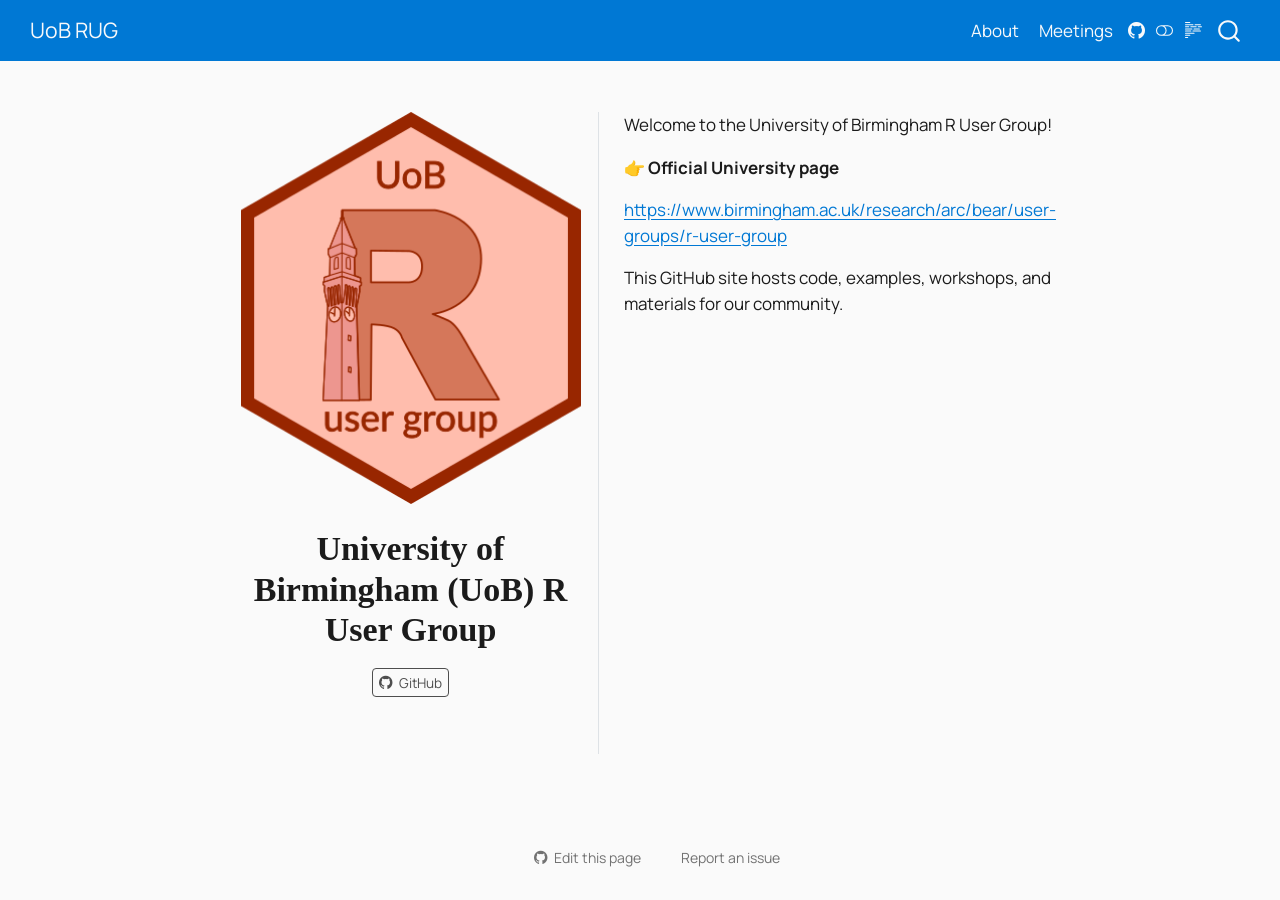
<file: index.html>
<!DOCTYPE html>
<html xmlns="http://www.w3.org/1999/xhtml" lang="en" xml:lang="en"><head>

<meta charset="utf-8">
<meta name="generator" content="quarto-1.9.38">

<meta name="viewport" content="width=device-width, initial-scale=1.0, user-scalable=yes">


<title>University of Birmingham (UoB) R User Group – UoB RUG</title>
<style>
/* Default styles provided by pandoc.
** See https://pandoc.org/MANUAL.html#variables-for-html for config info.
*/
code{white-space: pre-wrap;}
span.smallcaps{font-variant: small-caps;}
div.columns{display: flex; gap: min(4vw, 1.5em);}
div.column{flex: auto; overflow-x: auto;}
div.hanging-indent{margin-left: 1.5em; text-indent: -1.5em;}
ul.task-list{list-style: none;}
ul.task-list li input[type="checkbox"] {
  width: 0.8em;
  margin: 0 0.8em 0.2em -1em; /* quarto-specific, see https://github.com/quarto-dev/quarto-cli/issues/4556 */ 
  vertical-align: middle;
}
</style>


<script src="site_libs/quarto-nav/quarto-nav.js"></script>
<script src="site_libs/quarto-nav/headroom.min.js"></script>
<script src="site_libs/clipboard/clipboard.min.js"></script>
<script src="site_libs/quarto-search/autocomplete.umd.js"></script>
<script src="site_libs/quarto-search/fuse.min.js"></script>
<script src="site_libs/quarto-search/quarto-search.js"></script>
<meta name="quarto:offset" content="./">
<script src="site_libs/quarto-html/quarto.js" type="module"></script>
<script src="site_libs/quarto-html/tabsets/tabsets.js" type="module"></script>
<script src="site_libs/quarto-html/popper.min.js"></script>
<script src="site_libs/quarto-html/tippy.umd.min.js"></script>
<link href="site_libs/quarto-html/tippy.css" rel="stylesheet">
<link href="site_libs/quarto-html/quarto-syntax-highlighting-15634bcf2e68342d4ad2dfa704d543f6.css" rel="stylesheet" class="quarto-color-scheme" id="quarto-text-highlighting-styles">
<link href="site_libs/quarto-html/quarto-syntax-highlighting-dark-0a6b7249c26820e032cb0bd839ff02b1.css" rel="stylesheet" class="quarto-color-scheme quarto-color-alternate" id="quarto-text-highlighting-styles">
<link href="site_libs/quarto-html/quarto-syntax-highlighting-15634bcf2e68342d4ad2dfa704d543f6.css" rel="stylesheet" class="quarto-color-scheme-extra" id="quarto-text-highlighting-styles">
<script src="site_libs/bootstrap/bootstrap.min.js"></script>
<link href="site_libs/bootstrap/bootstrap-icons.css" rel="stylesheet">
<link href="site_libs/bootstrap/bootstrap-54189e4e05b1bfe47d37b60000dbb1e7.min.css" rel="stylesheet" append-hash="true" class="quarto-color-scheme" id="quarto-bootstrap" data-mode="light">
<link href="site_libs/bootstrap/bootstrap-dark-24644eeede2bfb60b79f6f276fb571cc.min.css" rel="stylesheet" append-hash="true" class="quarto-color-scheme quarto-color-alternate" id="quarto-bootstrap" data-mode="dark">
<link href="site_libs/bootstrap/bootstrap-54189e4e05b1bfe47d37b60000dbb1e7.min.css" rel="stylesheet" append-hash="true" class="quarto-color-scheme-extra" id="quarto-bootstrap" data-mode="light">
<script id="quarto-search-options" type="application/json">{
  "location": "navbar",
  "copy-button": false,
  "collapse-after": 3,
  "panel-placement": "end",
  "type": "overlay",
  "limit": 50,
  "keyboard-shortcut": [
    "f",
    "/",
    "s"
  ],
  "show-item-context": false,
  "language": {
    "search-no-results-text": "No results",
    "search-matching-documents-text": "matching documents",
    "search-copy-link-title": "Copy link to search",
    "search-hide-matches-text": "Hide additional matches",
    "search-more-match-text": "more match in this document",
    "search-more-matches-text": "more matches in this document",
    "search-clear-button-title": "Clear",
    "search-text-placeholder": "",
    "search-detached-cancel-button-title": "Cancel",
    "search-submit-button-title": "Submit",
    "search-label": "Search"
  }
}</script>


</head>

<body class="nav-fixed fullcontent quarto-light"><script id="quarto-html-before-body" type="application/javascript">
    const toggleBodyColorMode = (bsSheetEl) => {
      const mode = bsSheetEl.getAttribute("data-mode");
      const bodyEl = window.document.querySelector("body");
      if (mode === "dark") {
        bodyEl.classList.add("quarto-dark");
        bodyEl.classList.remove("quarto-light");
      } else {
        bodyEl.classList.add("quarto-light");
        bodyEl.classList.remove("quarto-dark");
      }
    }
    const toggleBodyColorPrimary = () => {
      const bsSheetEl = window.document.querySelector("link#quarto-bootstrap:not([rel=disabled-stylesheet])");
      if (bsSheetEl) {
        toggleBodyColorMode(bsSheetEl);
      }
    }
    const setColorSchemeToggle = (alternate) => {
      const toggles = window.document.querySelectorAll('.quarto-color-scheme-toggle');
      for (let i=0; i < toggles.length; i++) {
        const toggle = toggles[i];
        if (toggle) {
          if (alternate) {
            toggle.classList.add("alternate");
          } else {
            toggle.classList.remove("alternate");
          }
        }
      }
    };
    const toggleColorMode = (alternate) => {
      // Switch the stylesheets
      const primaryStylesheets = window.document.querySelectorAll('link.quarto-color-scheme:not(.quarto-color-alternate)');
      const alternateStylesheets = window.document.querySelectorAll('link.quarto-color-scheme.quarto-color-alternate');
      manageTransitions('#quarto-margin-sidebar .nav-link', false);
      if (alternate) {
        // note: dark is layered on light, we don't disable primary!
        enableStylesheet(alternateStylesheets);
        for (const sheetNode of alternateStylesheets) {
          if (sheetNode.id === "quarto-bootstrap") {
            toggleBodyColorMode(sheetNode);
          }
        }
      } else {
        disableStylesheet(alternateStylesheets);
        enableStylesheet(primaryStylesheets)
        toggleBodyColorPrimary();
      }
      manageTransitions('#quarto-margin-sidebar .nav-link', true);
      // Switch the toggles
      setColorSchemeToggle(alternate)
      // Hack to workaround the fact that safari doesn't
      // properly recolor the scrollbar when toggling (#1455)
      if (navigator.userAgent.indexOf('Safari') > 0 && navigator.userAgent.indexOf('Chrome') == -1) {
        manageTransitions("body", false);
        window.scrollTo(0, 1);
        setTimeout(() => {
          window.scrollTo(0, 0);
          manageTransitions("body", true);
        }, 40);
      }
    }
    const disableStylesheet = (stylesheets) => {
      for (let i=0; i < stylesheets.length; i++) {
        const stylesheet = stylesheets[i];
        stylesheet.rel = 'disabled-stylesheet';
      }
    }
    const enableStylesheet = (stylesheets) => {
      for (let i=0; i < stylesheets.length; i++) {
        const stylesheet = stylesheets[i];
        if(stylesheet.rel !== 'stylesheet') { // for Chrome, which will still FOUC without this check
          stylesheet.rel = 'stylesheet';
        }
      }
    }
    const manageTransitions = (selector, allowTransitions) => {
      const els = window.document.querySelectorAll(selector);
      for (let i=0; i < els.length; i++) {
        const el = els[i];
        if (allowTransitions) {
          el.classList.remove('notransition');
        } else {
          el.classList.add('notransition');
        }
      }
    }
    const isFileUrl = () => {
      return window.location.protocol === 'file:';
    }
    const hasAlternateSentinel = () => {
      let styleSentinel = getColorSchemeSentinel();
      if (styleSentinel !== null) {
        return styleSentinel === "alternate";
      } else {
        return false;
      }
    }
    const setStyleSentinel = (alternate) => {
      const value = alternate ? "alternate" : "default";
      if (!isFileUrl()) {
        window.localStorage.setItem("quarto-color-scheme", value);
      } else {
        localAlternateSentinel = value;
      }
    }
    const getColorSchemeSentinel = () => {
      if (!isFileUrl()) {
        const storageValue = window.localStorage.getItem("quarto-color-scheme");
        return storageValue != null ? storageValue : localAlternateSentinel;
      } else {
        return localAlternateSentinel;
      }
    }
    const toggleGiscusIfUsed = (isAlternate, darkModeDefault) => {
      const baseTheme = document.querySelector('#giscus-base-theme')?.value ?? 'light';
      const alternateTheme = document.querySelector('#giscus-alt-theme')?.value ?? 'dark';
      let newTheme = '';
      if(authorPrefersDark) {
        newTheme = isAlternate ? baseTheme : alternateTheme;
      } else {
        newTheme = isAlternate ? alternateTheme : baseTheme;
      }
      const changeGiscusTheme = () => {
        // From: https://github.com/giscus/giscus/issues/336
        const sendMessage = (message) => {
          const iframe = document.querySelector('iframe.giscus-frame');
          if (!iframe) return;
          iframe.contentWindow.postMessage({ giscus: message }, 'https://giscus.app');
        }
        sendMessage({
          setConfig: {
            theme: newTheme
          }
        });
      }
      const isGiscussLoaded = window.document.querySelector('iframe.giscus-frame') !== null;
      if (isGiscussLoaded) {
        changeGiscusTheme();
      }
    };
    const authorPrefersDark = false;
    const darkModeDefault = authorPrefersDark;
      document.querySelector('link#quarto-text-highlighting-styles.quarto-color-scheme-extra').rel = 'disabled-stylesheet';
      document.querySelector('link#quarto-bootstrap.quarto-color-scheme-extra').rel = 'disabled-stylesheet';
    let localAlternateSentinel = darkModeDefault ? 'alternate' : 'default';
    // Dark / light mode switch
    window.quartoToggleColorScheme = () => {
      // Read the current dark / light value
      let toAlternate = !hasAlternateSentinel();
      toggleColorMode(toAlternate);
      setStyleSentinel(toAlternate);
      toggleGiscusIfUsed(toAlternate, darkModeDefault);
      window.dispatchEvent(new Event('resize'));
    };
    // Switch to dark mode if need be
    if (hasAlternateSentinel()) {
      toggleColorMode(true);
    } else {
      toggleColorMode(false);
    }
  </script>

<div id="quarto-search-results"></div>
  <header id="quarto-header" class="headroom fixed-top">
    <nav class="navbar navbar-expand-lg " data-bs-theme="dark">
      <div class="navbar-container container-fluid">
      <div class="navbar-brand-container mx-auto">
    <a class="navbar-brand" href="./index.html">
    <span class="navbar-title">UoB RUG</span>
    </a>
  </div>
            <div id="quarto-search" class="" title="Search"></div>
          <button class="navbar-toggler" type="button" data-bs-toggle="collapse" data-bs-target="#navbarCollapse" aria-controls="navbarCollapse" role="menu" aria-expanded="false" aria-label="Toggle navigation" onclick="if (window.quartoToggleHeadroom) { window.quartoToggleHeadroom(); }">
  <span class="navbar-toggler-icon"></span>
</button>
          <div class="collapse navbar-collapse" id="navbarCollapse">
            <ul class="navbar-nav navbar-nav-scroll ms-auto">
  <li class="nav-item">
    <a class="nav-link" href="./about.html"> 
<span class="menu-text">About</span></a>
  </li>  
  <li class="nav-item">
    <a class="nav-link" href="./meetings.html"> 
<span class="menu-text">Meetings</span></a>
  </li>  
</ul>
          </div> <!-- /navcollapse -->
            <div class="quarto-navbar-tools tools-wide">
    <a href="https://github.com/uob-rug/uob-rug.github.io" title="" class="quarto-navigation-tool px-1" aria-label=""><i class="bi bi-github"></i></a>
  <a href="" class="quarto-color-scheme-toggle quarto-navigation-tool  px-1" onclick="window.quartoToggleColorScheme(); return false;" title="Toggle dark mode"><i class="bi"></i></a>
  <a href="" class="quarto-reader-toggle quarto-navigation-tool px-1" onclick="window.quartoToggleReader(); return false;" title="Toggle reader mode">
  <div class="quarto-reader-toggle-btn">
  <i class="bi"></i>
  </div>
</a>
</div>
      </div> <!-- /container-fluid -->
    </nav>
</header>
<!-- content -->
<div id="quarto-content" class="quarto-container page-columns page-rows-contents page-layout-article page-navbar">
<!-- sidebar -->
<!-- margin-sidebar -->
    
<!-- main -->
<div class="quarto-about-trestles">
  <div class="about-entity">
    <img src="images/logo_rug.png" class="about-image
  rounded " style="width: 20em;">
<header id="title-block-header" class="quarto-title-block default">
<div class="quarto-title">
<h1 class="title">University of Birmingham (UoB) R User Group</h1>
</div>
<div class="quarto-title-meta">
  </div>
</header>
    <div class="about-links">
  <a href="https://github.com/uob-rug" class="about-link" rel="" target="">
    <i class="bi bi-github"></i>
     <span class="about-link-text">GitHub</span>
  </a>
</div>
  </div>
  <div class="about-contents"><main class="content" id="quarto-document-content">

<p>Welcome to the University of Birmingham R User Group!</p>
<p>👉 <strong>Official University page</strong></p>
<p><a href="https://www.birmingham.ac.uk/research/arc/bear/user-groups/r-user-group">https://www.birmingham.ac.uk/research/arc/bear/user-groups/r-user-group</a></p>
<p>This GitHub site hosts code, examples, workshops, and materials for our community.</p>


</main></div>
</div>
 <!-- /main -->
<script id="quarto-html-after-body" type="application/javascript">
  window.document.addEventListener("DOMContentLoaded", function (event) {
    // Ensure there is a toggle, if there isn't float one in the top right
    if (window.document.querySelector('.quarto-color-scheme-toggle') === null) {
      const a = window.document.createElement('a');
      a.classList.add('top-right');
      a.classList.add('quarto-color-scheme-toggle');
      a.href = "";
      a.onclick = function() { try { window.quartoToggleColorScheme(); } catch {} return false; };
      const i = window.document.createElement("i");
      i.classList.add('bi');
      a.appendChild(i);
      window.document.body.appendChild(a);
    }
    setColorSchemeToggle(hasAlternateSentinel())
    const isCodeAnnotation = (el) => {
      for (const clz of el.classList) {
        if (clz.startsWith('code-annotation-')) {                     
          return true;
        }
      }
      return false;
    }
    const onCopySuccess = function(e) {
      // button target
      const button = e.trigger;
      // don't keep focus
      button.blur();
      // flash "checked"
      button.classList.add('code-copy-button-checked');
      var currentTitle = button.getAttribute("title");
      button.setAttribute("title", "Copied!");
      let tooltip;
      if (window.bootstrap) {
        button.setAttribute("data-bs-toggle", "tooltip");
        button.setAttribute("data-bs-placement", "left");
        button.setAttribute("data-bs-title", "Copied!");
        tooltip = new bootstrap.Tooltip(button, 
          { trigger: "manual", 
            customClass: "code-copy-button-tooltip",
            offset: [0, -8]});
        tooltip.show();    
      }
      setTimeout(function() {
        if (tooltip) {
          tooltip.hide();
          button.removeAttribute("data-bs-title");
          button.removeAttribute("data-bs-toggle");
          button.removeAttribute("data-bs-placement");
        }
        button.setAttribute("title", currentTitle);
        button.classList.remove('code-copy-button-checked');
      }, 1000);
      // clear code selection
      e.clearSelection();
    }
    const getTextToCopy = function(trigger) {
      const outerScaffold = trigger.parentElement.cloneNode(true);
      const codeEl = outerScaffold.querySelector('code');
      for (const childEl of codeEl.children) {
        if (isCodeAnnotation(childEl)) {
          childEl.remove();
        }
      }
      return codeEl.innerText;
    }
    const clipboard = new window.ClipboardJS('.code-copy-button:not([data-in-quarto-modal])', {
      text: getTextToCopy
    });
    clipboard.on('success', onCopySuccess);
    if (window.document.getElementById('quarto-embedded-source-code-modal')) {
      const clipboardModal = new window.ClipboardJS('.code-copy-button[data-in-quarto-modal]', {
        text: getTextToCopy,
        container: window.document.getElementById('quarto-embedded-source-code-modal')
      });
      clipboardModal.on('success', onCopySuccess);
    }
      var localhostRegex = new RegExp(/^(?:http|https):\/\/localhost\:?[0-9]*\//);
      var mailtoRegex = new RegExp(/^mailto:/);
        var filterRegex = new RegExp("https:\/\/uob-rug\.github\.io");
      var isInternal = (href) => {
          return filterRegex.test(href) || localhostRegex.test(href) || mailtoRegex.test(href);
      }
      // Inspect non-navigation links and adorn them if external
     var links = window.document.querySelectorAll('a[href]:not(.nav-link):not(.navbar-brand):not(.toc-action):not(.sidebar-link):not(.sidebar-item-toggle):not(.pagination-link):not(.no-external):not([aria-hidden]):not(.dropdown-item):not(.quarto-navigation-tool):not(.about-link)');
      for (var i=0; i<links.length; i++) {
        const link = links[i];
        if (!isInternal(link.href)) {
          // undo the damage that might have been done by quarto-nav.js in the case of
          // links that we want to consider external
          if (link.dataset.originalHref !== undefined) {
            link.href = link.dataset.originalHref;
          }
        }
      }
    function tippyHover(el, contentFn, onTriggerFn, onUntriggerFn) {
      const config = {
        allowHTML: true,
        maxWidth: 500,
        delay: 100,
        arrow: false,
        appendTo: function(el) {
            return el.parentElement;
        },
        interactive: true,
        interactiveBorder: 10,
        theme: 'quarto',
        placement: 'bottom-start',
      };
      if (contentFn) {
        config.content = contentFn;
      }
      if (onTriggerFn) {
        config.onTrigger = onTriggerFn;
      }
      if (onUntriggerFn) {
        config.onUntrigger = onUntriggerFn;
      }
      window.tippy(el, config); 
    }
    const noterefs = window.document.querySelectorAll('a[role="doc-noteref"]');
    for (var i=0; i<noterefs.length; i++) {
      const ref = noterefs[i];
      tippyHover(ref, function() {
        // use id or data attribute instead here
        let href = ref.getAttribute('data-footnote-href') || ref.getAttribute('href');
        try { href = new URL(href).hash; } catch {}
        const id = href.replace(/^#\/?/, "");
        const note = window.document.getElementById(id);
        if (note) {
          return note.innerHTML;
        } else {
          return "";
        }
      });
    }
    const xrefs = window.document.querySelectorAll('a.quarto-xref');
    const processXRef = (id, note) => {
      // Strip column container classes
      const stripColumnClz = (el) => {
        el.classList.remove("page-full", "page-columns");
        if (el.children) {
          for (const child of el.children) {
            stripColumnClz(child);
          }
        }
      }
      stripColumnClz(note)
      if (id === null || id.startsWith('sec-')) {
        // Special case sections, only their first couple elements
        const container = document.createElement("div");
        if (note.children && note.children.length > 2) {
          container.appendChild(note.children[0].cloneNode(true));
          for (let i = 1; i < note.children.length; i++) {
            const child = note.children[i];
            if (child.tagName === "P" && child.innerText === "") {
              continue;
            } else {
              container.appendChild(child.cloneNode(true));
              break;
            }
          }
          if (window.Quarto?.typesetMath) {
            window.Quarto.typesetMath(container);
          }
          return container.innerHTML
        } else {
          if (window.Quarto?.typesetMath) {
            window.Quarto.typesetMath(note);
          }
          return note.innerHTML;
        }
      } else {
        // Remove any anchor links if they are present
        const anchorLink = note.querySelector('a.anchorjs-link');
        if (anchorLink) {
          anchorLink.remove();
        }
        if (window.Quarto?.typesetMath) {
          window.Quarto.typesetMath(note);
        }
        if (note.classList.contains("callout")) {
          return note.outerHTML;
        } else {
          return note.innerHTML;
        }
      }
    }
    for (var i=0; i<xrefs.length; i++) {
      const xref = xrefs[i];
      tippyHover(xref, undefined, function(instance) {
        instance.disable();
        let url = xref.getAttribute('href');
        let hash = undefined; 
        if (url.startsWith('#')) {
          hash = url;
        } else {
          try { hash = new URL(url).hash; } catch {}
        }
        if (hash) {
          const id = hash.replace(/^#\/?/, "");
          const note = window.document.getElementById(id);
          if (note !== null) {
            try {
              const html = processXRef(id, note.cloneNode(true));
              instance.setContent(html);
            } finally {
              instance.enable();
              instance.show();
            }
          } else {
            // See if we can fetch this
            fetch(url.split('#')[0])
            .then(res => res.text())
            .then(html => {
              const parser = new DOMParser();
              const htmlDoc = parser.parseFromString(html, "text/html");
              const note = htmlDoc.getElementById(id);
              if (note !== null) {
                const html = processXRef(id, note);
                instance.setContent(html);
              } 
            }).finally(() => {
              instance.enable();
              instance.show();
            });
          }
        } else {
          // See if we can fetch a full url (with no hash to target)
          // This is a special case and we should probably do some content thinning / targeting
          fetch(url)
          .then(res => res.text())
          .then(html => {
            const parser = new DOMParser();
            const htmlDoc = parser.parseFromString(html, "text/html");
            const note = htmlDoc.querySelector('main.content');
            if (note !== null) {
              // This should only happen for chapter cross references
              // (since there is no id in the URL)
              // remove the first header
              if (note.children.length > 0 && note.children[0].tagName === "HEADER") {
                note.children[0].remove();
              }
              const html = processXRef(null, note);
              instance.setContent(html);
            } 
          }).finally(() => {
            instance.enable();
            instance.show();
          });
        }
      }, function(instance) {
      });
    }
        let selectedAnnoteEl;
        const selectorForAnnotation = ( cell, annotation) => {
          let cellAttr = 'data-code-cell="' + cell + '"';
          let lineAttr = 'data-code-annotation="' +  annotation + '"';
          const selector = 'span[' + cellAttr + '][' + lineAttr + ']';
          return selector;
        }
        const selectCodeLines = (annoteEl) => {
          const doc = window.document;
          const targetCell = annoteEl.getAttribute("data-target-cell");
          const targetAnnotation = annoteEl.getAttribute("data-target-annotation");
          const annoteSpan = window.document.querySelector(selectorForAnnotation(targetCell, targetAnnotation));
          const lines = annoteSpan.getAttribute("data-code-lines").split(",");
          const lineIds = lines.map((line) => {
            return targetCell + "-" + line;
          })
          let top = null;
          let height = null;
          let parent = null;
          if (lineIds.length > 0) {
              //compute the position of the single el (top and bottom and make a div)
              const el = window.document.getElementById(lineIds[0]);
              top = el.offsetTop;
              height = el.offsetHeight;
              parent = el.parentElement.parentElement;
            if (lineIds.length > 1) {
              const lastEl = window.document.getElementById(lineIds[lineIds.length - 1]);
              const bottom = lastEl.offsetTop + lastEl.offsetHeight;
              height = bottom - top;
            }
            if (top !== null && height !== null && parent !== null) {
              // cook up a div (if necessary) and position it 
              let div = window.document.getElementById("code-annotation-line-highlight");
              if (div === null) {
                div = window.document.createElement("div");
                div.setAttribute("id", "code-annotation-line-highlight");
                div.style.position = 'absolute';
                parent.appendChild(div);
              }
              div.style.top = top - 2 + "px";
              div.style.height = height + 4 + "px";
              div.style.left = 0;
              let gutterDiv = window.document.getElementById("code-annotation-line-highlight-gutter");
              if (gutterDiv === null) {
                gutterDiv = window.document.createElement("div");
                gutterDiv.setAttribute("id", "code-annotation-line-highlight-gutter");
                gutterDiv.style.position = 'absolute';
                const codeCell = window.document.getElementById(targetCell);
                const gutter = codeCell.querySelector('.code-annotation-gutter');
                gutter.appendChild(gutterDiv);
              }
              gutterDiv.style.top = top - 2 + "px";
              gutterDiv.style.height = height + 4 + "px";
            }
            selectedAnnoteEl = annoteEl;
          }
        };
        const unselectCodeLines = () => {
          const elementsIds = ["code-annotation-line-highlight", "code-annotation-line-highlight-gutter"];
          elementsIds.forEach((elId) => {
            const div = window.document.getElementById(elId);
            if (div) {
              div.remove();
            }
          });
          selectedAnnoteEl = undefined;
        };
          // Handle positioning of the toggle
      window.addEventListener(
        "resize",
        throttle(() => {
          elRect = undefined;
          if (selectedAnnoteEl) {
            selectCodeLines(selectedAnnoteEl);
          }
        }, 10)
      );
      function throttle(fn, ms) {
      let throttle = false;
      let timer;
        return (...args) => {
          if(!throttle) { // first call gets through
              fn.apply(this, args);
              throttle = true;
          } else { // all the others get throttled
              if(timer) clearTimeout(timer); // cancel #2
              timer = setTimeout(() => {
                fn.apply(this, args);
                timer = throttle = false;
              }, ms);
          }
        };
      }
        // Attach click handler to the DT
        const annoteDls = window.document.querySelectorAll('dt[data-target-cell]');
        for (const annoteDlNode of annoteDls) {
          annoteDlNode.addEventListener('click', (event) => {
            const clickedEl = event.target;
            if (clickedEl !== selectedAnnoteEl) {
              unselectCodeLines();
              const activeEl = window.document.querySelector('dt[data-target-cell].code-annotation-active');
              if (activeEl) {
                activeEl.classList.remove('code-annotation-active');
              }
              selectCodeLines(clickedEl);
              clickedEl.classList.add('code-annotation-active');
            } else {
              // Unselect the line
              unselectCodeLines();
              clickedEl.classList.remove('code-annotation-active');
            }
          });
        }
    const findCites = (el) => {
      const parentEl = el.parentElement;
      if (parentEl) {
        const cites = parentEl.dataset.cites;
        if (cites) {
          return {
            el,
            cites: cites.split(' ')
          };
        } else {
          return findCites(el.parentElement)
        }
      } else {
        return undefined;
      }
    };
    var bibliorefs = window.document.querySelectorAll('a[role="doc-biblioref"]');
    for (var i=0; i<bibliorefs.length; i++) {
      const ref = bibliorefs[i];
      const citeInfo = findCites(ref);
      if (citeInfo) {
        tippyHover(citeInfo.el, function() {
          var popup = window.document.createElement('div');
          citeInfo.cites.forEach(function(cite) {
            var citeDiv = window.document.createElement('div');
            citeDiv.classList.add('hanging-indent');
            citeDiv.classList.add('csl-entry');
            var biblioDiv = window.document.getElementById('ref-' + cite);
            if (biblioDiv) {
              citeDiv.innerHTML = biblioDiv.innerHTML;
            }
            popup.appendChild(citeDiv);
          });
          return popup.innerHTML;
        });
      }
    }
  });
  </script>
</div> <!-- /content -->




<footer class="footer"><div class="nav-footer"><div class="nav-footer-center"><div class="toc-actions"><ul><li><a href="https://github.com/uob-rug/uob-rug.github.io/edit/main/index.qmd" class="toc-action"><i class="bi bi-github"></i>Edit this page</a></li><li><a href="https://github.com/uob-rug/uob-rug.github.io/issues/new" class="toc-action"><i class="bi empty"></i>Report an issue</a></li></ul></div></div></div></footer></body></html>
</file>
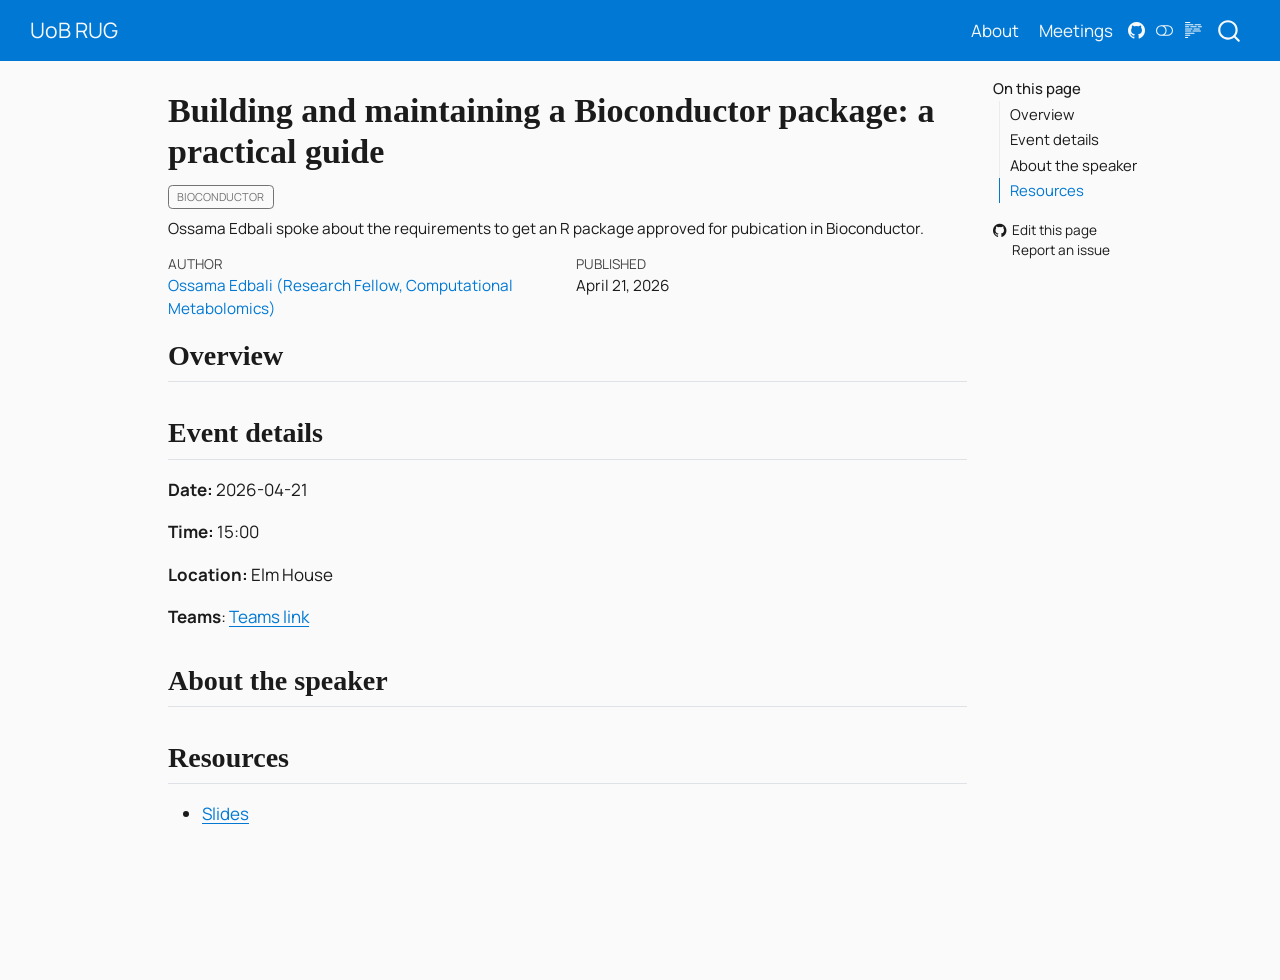
<file: meetings/2026-04-21-bioconductor/index.html>
<!DOCTYPE html>
<html xmlns="http://www.w3.org/1999/xhtml" lang="en" xml:lang="en"><head>

<meta charset="utf-8">
<meta name="generator" content="quarto-1.9.38">

<meta name="viewport" content="width=device-width, initial-scale=1.0, user-scalable=yes">

<meta name="author" content="Ossama Edbali (Research Fellow, Computational Metabolomics)">
<meta name="dcterms.date" content="2026-04-21">
<meta name="description" content="Ossama Edbali spoke about the requirements to get an R package approved for pubication in Bioconductor.">

<title>Building and maintaining a Bioconductor package: a practical guide – UoB RUG</title>
<style>
/* Default styles provided by pandoc.
** See https://pandoc.org/MANUAL.html#variables-for-html for config info.
*/
code{white-space: pre-wrap;}
span.smallcaps{font-variant: small-caps;}
div.columns{display: flex; gap: min(4vw, 1.5em);}
div.column{flex: auto; overflow-x: auto;}
div.hanging-indent{margin-left: 1.5em; text-indent: -1.5em;}
ul.task-list{list-style: none;}
ul.task-list li input[type="checkbox"] {
  width: 0.8em;
  margin: 0 0.8em 0.2em -1em; /* quarto-specific, see https://github.com/quarto-dev/quarto-cli/issues/4556 */ 
  vertical-align: middle;
}
</style>


<script src="../../site_libs/quarto-nav/quarto-nav.js"></script>
<script src="../../site_libs/quarto-nav/headroom.min.js"></script>
<script src="../../site_libs/clipboard/clipboard.min.js"></script>
<script src="../../site_libs/quarto-search/autocomplete.umd.js"></script>
<script src="../../site_libs/quarto-search/fuse.min.js"></script>
<script src="../../site_libs/quarto-search/quarto-search.js"></script>
<meta name="quarto:offset" content="../../">
<script src="../../site_libs/quarto-html/quarto.js" type="module"></script>
<script src="../../site_libs/quarto-html/tabsets/tabsets.js" type="module"></script>
<script src="../../site_libs/quarto-html/popper.min.js"></script>
<script src="../../site_libs/quarto-html/tippy.umd.min.js"></script>
<script src="../../site_libs/quarto-html/anchor.min.js"></script>
<link href="../../site_libs/quarto-html/tippy.css" rel="stylesheet">
<link href="../../site_libs/quarto-html/quarto-syntax-highlighting-15634bcf2e68342d4ad2dfa704d543f6.css" rel="stylesheet" class="quarto-color-scheme" id="quarto-text-highlighting-styles">
<link href="../../site_libs/quarto-html/quarto-syntax-highlighting-dark-0a6b7249c26820e032cb0bd839ff02b1.css" rel="stylesheet" class="quarto-color-scheme quarto-color-alternate" id="quarto-text-highlighting-styles">
<link href="../../site_libs/quarto-html/quarto-syntax-highlighting-15634bcf2e68342d4ad2dfa704d543f6.css" rel="stylesheet" class="quarto-color-scheme-extra" id="quarto-text-highlighting-styles">
<script src="../../site_libs/bootstrap/bootstrap.min.js"></script>
<link href="../../site_libs/bootstrap/bootstrap-icons.css" rel="stylesheet">
<link href="../../site_libs/bootstrap/bootstrap-54189e4e05b1bfe47d37b60000dbb1e7.min.css" rel="stylesheet" append-hash="true" class="quarto-color-scheme" id="quarto-bootstrap" data-mode="light">
<link href="../../site_libs/bootstrap/bootstrap-dark-24644eeede2bfb60b79f6f276fb571cc.min.css" rel="stylesheet" append-hash="true" class="quarto-color-scheme quarto-color-alternate" id="quarto-bootstrap" data-mode="dark">
<link href="../../site_libs/bootstrap/bootstrap-54189e4e05b1bfe47d37b60000dbb1e7.min.css" rel="stylesheet" append-hash="true" class="quarto-color-scheme-extra" id="quarto-bootstrap" data-mode="light">
<script id="quarto-search-options" type="application/json">{
  "location": "navbar",
  "copy-button": false,
  "collapse-after": 3,
  "panel-placement": "end",
  "type": "overlay",
  "limit": 50,
  "keyboard-shortcut": [
    "f",
    "/",
    "s"
  ],
  "show-item-context": false,
  "language": {
    "search-no-results-text": "No results",
    "search-matching-documents-text": "matching documents",
    "search-copy-link-title": "Copy link to search",
    "search-hide-matches-text": "Hide additional matches",
    "search-more-match-text": "more match in this document",
    "search-more-matches-text": "more matches in this document",
    "search-clear-button-title": "Clear",
    "search-text-placeholder": "",
    "search-detached-cancel-button-title": "Cancel",
    "search-submit-button-title": "Submit",
    "search-label": "Search"
  }
}</script>


</head>

<body class="nav-fixed quarto-light"><script id="quarto-html-before-body" type="application/javascript">
    const toggleBodyColorMode = (bsSheetEl) => {
      const mode = bsSheetEl.getAttribute("data-mode");
      const bodyEl = window.document.querySelector("body");
      if (mode === "dark") {
        bodyEl.classList.add("quarto-dark");
        bodyEl.classList.remove("quarto-light");
      } else {
        bodyEl.classList.add("quarto-light");
        bodyEl.classList.remove("quarto-dark");
      }
    }
    const toggleBodyColorPrimary = () => {
      const bsSheetEl = window.document.querySelector("link#quarto-bootstrap:not([rel=disabled-stylesheet])");
      if (bsSheetEl) {
        toggleBodyColorMode(bsSheetEl);
      }
    }
    const setColorSchemeToggle = (alternate) => {
      const toggles = window.document.querySelectorAll('.quarto-color-scheme-toggle');
      for (let i=0; i < toggles.length; i++) {
        const toggle = toggles[i];
        if (toggle) {
          if (alternate) {
            toggle.classList.add("alternate");
          } else {
            toggle.classList.remove("alternate");
          }
        }
      }
    };
    const toggleColorMode = (alternate) => {
      // Switch the stylesheets
      const primaryStylesheets = window.document.querySelectorAll('link.quarto-color-scheme:not(.quarto-color-alternate)');
      const alternateStylesheets = window.document.querySelectorAll('link.quarto-color-scheme.quarto-color-alternate');
      manageTransitions('#quarto-margin-sidebar .nav-link', false);
      if (alternate) {
        // note: dark is layered on light, we don't disable primary!
        enableStylesheet(alternateStylesheets);
        for (const sheetNode of alternateStylesheets) {
          if (sheetNode.id === "quarto-bootstrap") {
            toggleBodyColorMode(sheetNode);
          }
        }
      } else {
        disableStylesheet(alternateStylesheets);
        enableStylesheet(primaryStylesheets)
        toggleBodyColorPrimary();
      }
      manageTransitions('#quarto-margin-sidebar .nav-link', true);
      // Switch the toggles
      setColorSchemeToggle(alternate)
      // Hack to workaround the fact that safari doesn't
      // properly recolor the scrollbar when toggling (#1455)
      if (navigator.userAgent.indexOf('Safari') > 0 && navigator.userAgent.indexOf('Chrome') == -1) {
        manageTransitions("body", false);
        window.scrollTo(0, 1);
        setTimeout(() => {
          window.scrollTo(0, 0);
          manageTransitions("body", true);
        }, 40);
      }
    }
    const disableStylesheet = (stylesheets) => {
      for (let i=0; i < stylesheets.length; i++) {
        const stylesheet = stylesheets[i];
        stylesheet.rel = 'disabled-stylesheet';
      }
    }
    const enableStylesheet = (stylesheets) => {
      for (let i=0; i < stylesheets.length; i++) {
        const stylesheet = stylesheets[i];
        if(stylesheet.rel !== 'stylesheet') { // for Chrome, which will still FOUC without this check
          stylesheet.rel = 'stylesheet';
        }
      }
    }
    const manageTransitions = (selector, allowTransitions) => {
      const els = window.document.querySelectorAll(selector);
      for (let i=0; i < els.length; i++) {
        const el = els[i];
        if (allowTransitions) {
          el.classList.remove('notransition');
        } else {
          el.classList.add('notransition');
        }
      }
    }
    const isFileUrl = () => {
      return window.location.protocol === 'file:';
    }
    const hasAlternateSentinel = () => {
      let styleSentinel = getColorSchemeSentinel();
      if (styleSentinel !== null) {
        return styleSentinel === "alternate";
      } else {
        return false;
      }
    }
    const setStyleSentinel = (alternate) => {
      const value = alternate ? "alternate" : "default";
      if (!isFileUrl()) {
        window.localStorage.setItem("quarto-color-scheme", value);
      } else {
        localAlternateSentinel = value;
      }
    }
    const getColorSchemeSentinel = () => {
      if (!isFileUrl()) {
        const storageValue = window.localStorage.getItem("quarto-color-scheme");
        return storageValue != null ? storageValue : localAlternateSentinel;
      } else {
        return localAlternateSentinel;
      }
    }
    const toggleGiscusIfUsed = (isAlternate, darkModeDefault) => {
      const baseTheme = document.querySelector('#giscus-base-theme')?.value ?? 'light';
      const alternateTheme = document.querySelector('#giscus-alt-theme')?.value ?? 'dark';
      let newTheme = '';
      if(authorPrefersDark) {
        newTheme = isAlternate ? baseTheme : alternateTheme;
      } else {
        newTheme = isAlternate ? alternateTheme : baseTheme;
      }
      const changeGiscusTheme = () => {
        // From: https://github.com/giscus/giscus/issues/336
        const sendMessage = (message) => {
          const iframe = document.querySelector('iframe.giscus-frame');
          if (!iframe) return;
          iframe.contentWindow.postMessage({ giscus: message }, 'https://giscus.app');
        }
        sendMessage({
          setConfig: {
            theme: newTheme
          }
        });
      }
      const isGiscussLoaded = window.document.querySelector('iframe.giscus-frame') !== null;
      if (isGiscussLoaded) {
        changeGiscusTheme();
      }
    };
    const authorPrefersDark = false;
    const darkModeDefault = authorPrefersDark;
      document.querySelector('link#quarto-text-highlighting-styles.quarto-color-scheme-extra').rel = 'disabled-stylesheet';
      document.querySelector('link#quarto-bootstrap.quarto-color-scheme-extra').rel = 'disabled-stylesheet';
    let localAlternateSentinel = darkModeDefault ? 'alternate' : 'default';
    // Dark / light mode switch
    window.quartoToggleColorScheme = () => {
      // Read the current dark / light value
      let toAlternate = !hasAlternateSentinel();
      toggleColorMode(toAlternate);
      setStyleSentinel(toAlternate);
      toggleGiscusIfUsed(toAlternate, darkModeDefault);
      window.dispatchEvent(new Event('resize'));
    };
    // Switch to dark mode if need be
    if (hasAlternateSentinel()) {
      toggleColorMode(true);
    } else {
      toggleColorMode(false);
    }
  </script>

<div id="quarto-search-results"></div>
  <header id="quarto-header" class="headroom fixed-top">
    <nav class="navbar navbar-expand-lg " data-bs-theme="dark">
      <div class="navbar-container container-fluid">
      <div class="navbar-brand-container mx-auto">
    <a class="navbar-brand" href="../../index.html">
    <span class="navbar-title">UoB RUG</span>
    </a>
  </div>
            <div id="quarto-search" class="" title="Search"></div>
          <button class="navbar-toggler" type="button" data-bs-toggle="collapse" data-bs-target="#navbarCollapse" aria-controls="navbarCollapse" role="menu" aria-expanded="false" aria-label="Toggle navigation" onclick="if (window.quartoToggleHeadroom) { window.quartoToggleHeadroom(); }">
  <span class="navbar-toggler-icon"></span>
</button>
          <div class="collapse navbar-collapse" id="navbarCollapse">
            <ul class="navbar-nav navbar-nav-scroll ms-auto">
  <li class="nav-item">
    <a class="nav-link" href="../../about.html"> 
<span class="menu-text">About</span></a>
  </li>  
  <li class="nav-item">
    <a class="nav-link" href="../../meetings.html"> 
<span class="menu-text">Meetings</span></a>
  </li>  
</ul>
          </div> <!-- /navcollapse -->
            <div class="quarto-navbar-tools tools-wide">
    <a href="https://github.com/uob-rug/uob-rug.github.io" title="" class="quarto-navigation-tool px-1" aria-label=""><i class="bi bi-github"></i></a>
  <a href="" class="quarto-color-scheme-toggle quarto-navigation-tool  px-1" onclick="window.quartoToggleColorScheme(); return false;" title="Toggle dark mode"><i class="bi"></i></a>
  <a href="" class="quarto-reader-toggle quarto-navigation-tool px-1" onclick="window.quartoToggleReader(); return false;" title="Toggle reader mode">
  <div class="quarto-reader-toggle-btn">
  <i class="bi"></i>
  </div>
</a>
</div>
      </div> <!-- /container-fluid -->
    </nav>
</header>
<!-- content -->
<div id="quarto-content" class="quarto-container page-columns page-rows-contents page-layout-article page-navbar">
<!-- sidebar -->
<!-- margin-sidebar -->
    <div id="quarto-margin-sidebar" class="sidebar margin-sidebar">
        <nav id="TOC" role="doc-toc" class="toc-active">
    <h2 id="toc-title">On this page</h2>
   
  <ul>
  <li><a href="#overview" id="toc-overview" class="nav-link active" data-scroll-target="#overview">Overview</a></li>
  <li><a href="#event-details" id="toc-event-details" class="nav-link" data-scroll-target="#event-details">Event details</a></li>
  <li><a href="#about-the-speaker" id="toc-about-the-speaker" class="nav-link" data-scroll-target="#about-the-speaker">About the speaker</a></li>
  <li><a href="#resources" id="toc-resources" class="nav-link" data-scroll-target="#resources">Resources</a></li>
  </ul>
<div class="toc-actions"><ul><li><a href="https://github.com/uob-rug/uob-rug.github.io/edit/main/meetings/2026-04-21-bioconductor/index.qmd" class="toc-action"><i class="bi bi-github"></i>Edit this page</a></li><li><a href="https://github.com/uob-rug/uob-rug.github.io/issues/new" class="toc-action"><i class="bi empty"></i>Report an issue</a></li></ul></div></nav>
    </div>
<!-- main -->
<main class="content" id="quarto-document-content">


<header id="title-block-header" class="quarto-title-block default">
<div class="quarto-title">
<h1 class="title">Building and maintaining a Bioconductor package: a practical guide</h1>
  <div class="quarto-categories">
    <div class="quarto-category">bioconductor</div>
  </div>
  </div>

<div>
  <div class="description">
    <p>Ossama Edbali spoke about the requirements to get an R package approved for pubication in Bioconductor.</p>
  </div>
</div>


<div class="quarto-title-meta">

    <div>
    <div class="quarto-title-meta-heading">Author</div>
    <div class="quarto-title-meta-contents">
             <p><a href="URL">Ossama Edbali (Research Fellow, Computational Metabolomics)</a> </p>
          </div>
  </div>
    
    <div>
    <div class="quarto-title-meta-heading">Published</div>
    <div class="quarto-title-meta-contents">
      <p class="date">April 21, 2026</p>
    </div>
  </div>
  
    
  </div>
  


</header>


<section id="overview" class="level2">
<h2 class="anchored" data-anchor-id="overview">Overview</h2>
</section>
<section id="event-details" class="level2">
<h2 class="anchored" data-anchor-id="event-details">Event details</h2>
<p><strong>Date:</strong> 2026-04-21</p>
<p><strong>Time:</strong> 15:00</p>
<p><strong>Location:</strong> Elm House</p>
<p><strong>Teams</strong>: <a href="https://teams.microsoft.com/l/meetup-join/19%3ameeting_NzIyZDdlNGUtZjI5ZC00Yzk5LWJkMjktYmViZWM1YzNhOTFi%40thread.v2/0?context=%7b%22Tid%22%3a%22b024cacf-dede-4241-a15c-3c97d553e9f3%22%2c%22Oid%22%3a%229255ac55-8191-41dc-94ee-df2e74a27860%22%7d">Teams link</a></p>
</section>
<section id="about-the-speaker" class="level2">
<h2 class="anchored" data-anchor-id="about-the-speaker">About the speaker</h2>
</section>
<section id="resources" class="level2">
<h2 class="anchored" data-anchor-id="resources">Resources</h2>
<ul>
<li><a href="Building_and_Maintaining_a_Bioconductor_Package.pdf">Slides</a></li>
</ul>
<!--

## Photos

Add after the event

![](media/IMG1.jpeg){group="my-gallery"}

![](media/IMG2.jpeg){group="my-gallery"}

![](media/IMG3.jpeg){group="my-gallery"}

-->


</section>

</main> <!-- /main -->
<script id="quarto-html-after-body" type="application/javascript">
  window.document.addEventListener("DOMContentLoaded", function (event) {
    // Ensure there is a toggle, if there isn't float one in the top right
    if (window.document.querySelector('.quarto-color-scheme-toggle') === null) {
      const a = window.document.createElement('a');
      a.classList.add('top-right');
      a.classList.add('quarto-color-scheme-toggle');
      a.href = "";
      a.onclick = function() { try { window.quartoToggleColorScheme(); } catch {} return false; };
      const i = window.document.createElement("i");
      i.classList.add('bi');
      a.appendChild(i);
      window.document.body.appendChild(a);
    }
    setColorSchemeToggle(hasAlternateSentinel())
    const icon = "";
    const anchorJS = new window.AnchorJS();
    anchorJS.options = {
      placement: 'right',
      icon: icon
    };
    anchorJS.add('.anchored');
    const isCodeAnnotation = (el) => {
      for (const clz of el.classList) {
        if (clz.startsWith('code-annotation-')) {                     
          return true;
        }
      }
      return false;
    }
    const onCopySuccess = function(e) {
      // button target
      const button = e.trigger;
      // don't keep focus
      button.blur();
      // flash "checked"
      button.classList.add('code-copy-button-checked');
      var currentTitle = button.getAttribute("title");
      button.setAttribute("title", "Copied!");
      let tooltip;
      if (window.bootstrap) {
        button.setAttribute("data-bs-toggle", "tooltip");
        button.setAttribute("data-bs-placement", "left");
        button.setAttribute("data-bs-title", "Copied!");
        tooltip = new bootstrap.Tooltip(button, 
          { trigger: "manual", 
            customClass: "code-copy-button-tooltip",
            offset: [0, -8]});
        tooltip.show();    
      }
      setTimeout(function() {
        if (tooltip) {
          tooltip.hide();
          button.removeAttribute("data-bs-title");
          button.removeAttribute("data-bs-toggle");
          button.removeAttribute("data-bs-placement");
        }
        button.setAttribute("title", currentTitle);
        button.classList.remove('code-copy-button-checked');
      }, 1000);
      // clear code selection
      e.clearSelection();
    }
    const getTextToCopy = function(trigger) {
      const outerScaffold = trigger.parentElement.cloneNode(true);
      const codeEl = outerScaffold.querySelector('code');
      for (const childEl of codeEl.children) {
        if (isCodeAnnotation(childEl)) {
          childEl.remove();
        }
      }
      return codeEl.innerText;
    }
    const clipboard = new window.ClipboardJS('.code-copy-button:not([data-in-quarto-modal])', {
      text: getTextToCopy
    });
    clipboard.on('success', onCopySuccess);
    if (window.document.getElementById('quarto-embedded-source-code-modal')) {
      const clipboardModal = new window.ClipboardJS('.code-copy-button[data-in-quarto-modal]', {
        text: getTextToCopy,
        container: window.document.getElementById('quarto-embedded-source-code-modal')
      });
      clipboardModal.on('success', onCopySuccess);
    }
      var localhostRegex = new RegExp(/^(?:http|https):\/\/localhost\:?[0-9]*\//);
      var mailtoRegex = new RegExp(/^mailto:/);
        var filterRegex = new RegExp("https:\/\/uob-rug\.github\.io");
      var isInternal = (href) => {
          return filterRegex.test(href) || localhostRegex.test(href) || mailtoRegex.test(href);
      }
      // Inspect non-navigation links and adorn them if external
     var links = window.document.querySelectorAll('a[href]:not(.nav-link):not(.navbar-brand):not(.toc-action):not(.sidebar-link):not(.sidebar-item-toggle):not(.pagination-link):not(.no-external):not([aria-hidden]):not(.dropdown-item):not(.quarto-navigation-tool):not(.about-link)');
      for (var i=0; i<links.length; i++) {
        const link = links[i];
        if (!isInternal(link.href)) {
          // undo the damage that might have been done by quarto-nav.js in the case of
          // links that we want to consider external
          if (link.dataset.originalHref !== undefined) {
            link.href = link.dataset.originalHref;
          }
        }
      }
    function tippyHover(el, contentFn, onTriggerFn, onUntriggerFn) {
      const config = {
        allowHTML: true,
        maxWidth: 500,
        delay: 100,
        arrow: false,
        appendTo: function(el) {
            return el.parentElement;
        },
        interactive: true,
        interactiveBorder: 10,
        theme: 'quarto',
        placement: 'bottom-start',
      };
      if (contentFn) {
        config.content = contentFn;
      }
      if (onTriggerFn) {
        config.onTrigger = onTriggerFn;
      }
      if (onUntriggerFn) {
        config.onUntrigger = onUntriggerFn;
      }
      window.tippy(el, config); 
    }
    const noterefs = window.document.querySelectorAll('a[role="doc-noteref"]');
    for (var i=0; i<noterefs.length; i++) {
      const ref = noterefs[i];
      tippyHover(ref, function() {
        // use id or data attribute instead here
        let href = ref.getAttribute('data-footnote-href') || ref.getAttribute('href');
        try { href = new URL(href).hash; } catch {}
        const id = href.replace(/^#\/?/, "");
        const note = window.document.getElementById(id);
        if (note) {
          return note.innerHTML;
        } else {
          return "";
        }
      });
    }
    const xrefs = window.document.querySelectorAll('a.quarto-xref');
    const processXRef = (id, note) => {
      // Strip column container classes
      const stripColumnClz = (el) => {
        el.classList.remove("page-full", "page-columns");
        if (el.children) {
          for (const child of el.children) {
            stripColumnClz(child);
          }
        }
      }
      stripColumnClz(note)
      if (id === null || id.startsWith('sec-')) {
        // Special case sections, only their first couple elements
        const container = document.createElement("div");
        if (note.children && note.children.length > 2) {
          container.appendChild(note.children[0].cloneNode(true));
          for (let i = 1; i < note.children.length; i++) {
            const child = note.children[i];
            if (child.tagName === "P" && child.innerText === "") {
              continue;
            } else {
              container.appendChild(child.cloneNode(true));
              break;
            }
          }
          if (window.Quarto?.typesetMath) {
            window.Quarto.typesetMath(container);
          }
          return container.innerHTML
        } else {
          if (window.Quarto?.typesetMath) {
            window.Quarto.typesetMath(note);
          }
          return note.innerHTML;
        }
      } else {
        // Remove any anchor links if they are present
        const anchorLink = note.querySelector('a.anchorjs-link');
        if (anchorLink) {
          anchorLink.remove();
        }
        if (window.Quarto?.typesetMath) {
          window.Quarto.typesetMath(note);
        }
        if (note.classList.contains("callout")) {
          return note.outerHTML;
        } else {
          return note.innerHTML;
        }
      }
    }
    for (var i=0; i<xrefs.length; i++) {
      const xref = xrefs[i];
      tippyHover(xref, undefined, function(instance) {
        instance.disable();
        let url = xref.getAttribute('href');
        let hash = undefined; 
        if (url.startsWith('#')) {
          hash = url;
        } else {
          try { hash = new URL(url).hash; } catch {}
        }
        if (hash) {
          const id = hash.replace(/^#\/?/, "");
          const note = window.document.getElementById(id);
          if (note !== null) {
            try {
              const html = processXRef(id, note.cloneNode(true));
              instance.setContent(html);
            } finally {
              instance.enable();
              instance.show();
            }
          } else {
            // See if we can fetch this
            fetch(url.split('#')[0])
            .then(res => res.text())
            .then(html => {
              const parser = new DOMParser();
              const htmlDoc = parser.parseFromString(html, "text/html");
              const note = htmlDoc.getElementById(id);
              if (note !== null) {
                const html = processXRef(id, note);
                instance.setContent(html);
              } 
            }).finally(() => {
              instance.enable();
              instance.show();
            });
          }
        } else {
          // See if we can fetch a full url (with no hash to target)
          // This is a special case and we should probably do some content thinning / targeting
          fetch(url)
          .then(res => res.text())
          .then(html => {
            const parser = new DOMParser();
            const htmlDoc = parser.parseFromString(html, "text/html");
            const note = htmlDoc.querySelector('main.content');
            if (note !== null) {
              // This should only happen for chapter cross references
              // (since there is no id in the URL)
              // remove the first header
              if (note.children.length > 0 && note.children[0].tagName === "HEADER") {
                note.children[0].remove();
              }
              const html = processXRef(null, note);
              instance.setContent(html);
            } 
          }).finally(() => {
            instance.enable();
            instance.show();
          });
        }
      }, function(instance) {
      });
    }
        let selectedAnnoteEl;
        const selectorForAnnotation = ( cell, annotation) => {
          let cellAttr = 'data-code-cell="' + cell + '"';
          let lineAttr = 'data-code-annotation="' +  annotation + '"';
          const selector = 'span[' + cellAttr + '][' + lineAttr + ']';
          return selector;
        }
        const selectCodeLines = (annoteEl) => {
          const doc = window.document;
          const targetCell = annoteEl.getAttribute("data-target-cell");
          const targetAnnotation = annoteEl.getAttribute("data-target-annotation");
          const annoteSpan = window.document.querySelector(selectorForAnnotation(targetCell, targetAnnotation));
          const lines = annoteSpan.getAttribute("data-code-lines").split(",");
          const lineIds = lines.map((line) => {
            return targetCell + "-" + line;
          })
          let top = null;
          let height = null;
          let parent = null;
          if (lineIds.length > 0) {
              //compute the position of the single el (top and bottom and make a div)
              const el = window.document.getElementById(lineIds[0]);
              top = el.offsetTop;
              height = el.offsetHeight;
              parent = el.parentElement.parentElement;
            if (lineIds.length > 1) {
              const lastEl = window.document.getElementById(lineIds[lineIds.length - 1]);
              const bottom = lastEl.offsetTop + lastEl.offsetHeight;
              height = bottom - top;
            }
            if (top !== null && height !== null && parent !== null) {
              // cook up a div (if necessary) and position it 
              let div = window.document.getElementById("code-annotation-line-highlight");
              if (div === null) {
                div = window.document.createElement("div");
                div.setAttribute("id", "code-annotation-line-highlight");
                div.style.position = 'absolute';
                parent.appendChild(div);
              }
              div.style.top = top - 2 + "px";
              div.style.height = height + 4 + "px";
              div.style.left = 0;
              let gutterDiv = window.document.getElementById("code-annotation-line-highlight-gutter");
              if (gutterDiv === null) {
                gutterDiv = window.document.createElement("div");
                gutterDiv.setAttribute("id", "code-annotation-line-highlight-gutter");
                gutterDiv.style.position = 'absolute';
                const codeCell = window.document.getElementById(targetCell);
                const gutter = codeCell.querySelector('.code-annotation-gutter');
                gutter.appendChild(gutterDiv);
              }
              gutterDiv.style.top = top - 2 + "px";
              gutterDiv.style.height = height + 4 + "px";
            }
            selectedAnnoteEl = annoteEl;
          }
        };
        const unselectCodeLines = () => {
          const elementsIds = ["code-annotation-line-highlight", "code-annotation-line-highlight-gutter"];
          elementsIds.forEach((elId) => {
            const div = window.document.getElementById(elId);
            if (div) {
              div.remove();
            }
          });
          selectedAnnoteEl = undefined;
        };
          // Handle positioning of the toggle
      window.addEventListener(
        "resize",
        throttle(() => {
          elRect = undefined;
          if (selectedAnnoteEl) {
            selectCodeLines(selectedAnnoteEl);
          }
        }, 10)
      );
      function throttle(fn, ms) {
      let throttle = false;
      let timer;
        return (...args) => {
          if(!throttle) { // first call gets through
              fn.apply(this, args);
              throttle = true;
          } else { // all the others get throttled
              if(timer) clearTimeout(timer); // cancel #2
              timer = setTimeout(() => {
                fn.apply(this, args);
                timer = throttle = false;
              }, ms);
          }
        };
      }
        // Attach click handler to the DT
        const annoteDls = window.document.querySelectorAll('dt[data-target-cell]');
        for (const annoteDlNode of annoteDls) {
          annoteDlNode.addEventListener('click', (event) => {
            const clickedEl = event.target;
            if (clickedEl !== selectedAnnoteEl) {
              unselectCodeLines();
              const activeEl = window.document.querySelector('dt[data-target-cell].code-annotation-active');
              if (activeEl) {
                activeEl.classList.remove('code-annotation-active');
              }
              selectCodeLines(clickedEl);
              clickedEl.classList.add('code-annotation-active');
            } else {
              // Unselect the line
              unselectCodeLines();
              clickedEl.classList.remove('code-annotation-active');
            }
          });
        }
    const findCites = (el) => {
      const parentEl = el.parentElement;
      if (parentEl) {
        const cites = parentEl.dataset.cites;
        if (cites) {
          return {
            el,
            cites: cites.split(' ')
          };
        } else {
          return findCites(el.parentElement)
        }
      } else {
        return undefined;
      }
    };
    var bibliorefs = window.document.querySelectorAll('a[role="doc-biblioref"]');
    for (var i=0; i<bibliorefs.length; i++) {
      const ref = bibliorefs[i];
      const citeInfo = findCites(ref);
      if (citeInfo) {
        tippyHover(citeInfo.el, function() {
          var popup = window.document.createElement('div');
          citeInfo.cites.forEach(function(cite) {
            var citeDiv = window.document.createElement('div');
            citeDiv.classList.add('hanging-indent');
            citeDiv.classList.add('csl-entry');
            var biblioDiv = window.document.getElementById('ref-' + cite);
            if (biblioDiv) {
              citeDiv.innerHTML = biblioDiv.innerHTML;
            }
            popup.appendChild(citeDiv);
          });
          return popup.innerHTML;
        });
      }
    }
  });
  </script>
</div> <!-- /content -->




<footer class="footer"><div class="nav-footer"><div class="nav-footer-center"><div class="toc-actions d-sm-block d-md-none"><ul><li><a href="https://github.com/uob-rug/uob-rug.github.io/edit/main/meetings/2026-04-21-bioconductor/index.qmd" class="toc-action"><i class="bi bi-github"></i>Edit this page</a></li><li><a href="https://github.com/uob-rug/uob-rug.github.io/issues/new" class="toc-action"><i class="bi empty"></i>Report an issue</a></li></ul></div></div></div></footer></body></html>
</file>
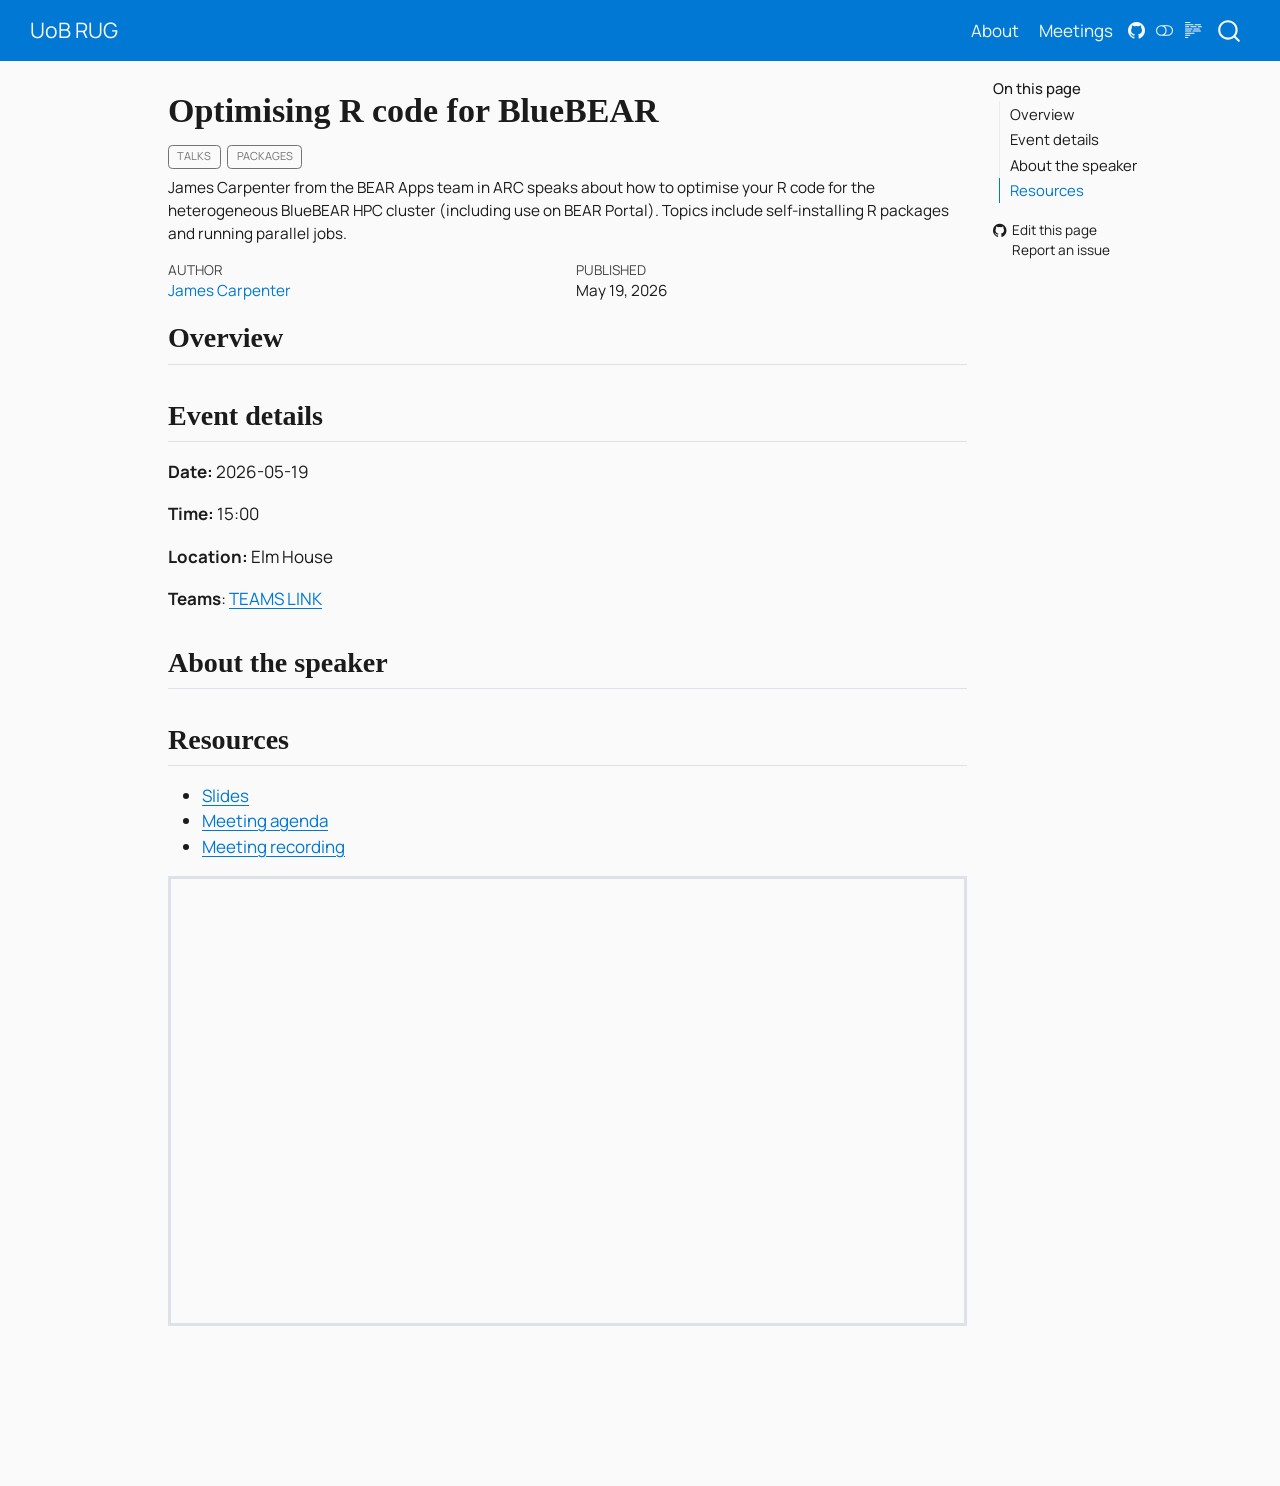
<file: meetings/2026-05-19-r-packages-bluebear/index.html>
<!DOCTYPE html>
<html xmlns="http://www.w3.org/1999/xhtml" lang="en" xml:lang="en"><head>

<meta charset="utf-8">
<meta name="generator" content="quarto-1.9.38">

<meta name="viewport" content="width=device-width, initial-scale=1.0, user-scalable=yes">

<meta name="author" content="James Carpenter">
<meta name="dcterms.date" content="2026-05-19">
<meta name="description" content="James Carpenter from the BEAR Apps team in ARC speaks about how to optimise your R code for the heterogeneous BlueBEAR HPC cluster (including use on BEAR Portal). Topics include self-installing R packages and running parallel jobs.">

<title>Optimising R code for BlueBEAR – UoB RUG</title>
<style>
/* Default styles provided by pandoc.
** See https://pandoc.org/MANUAL.html#variables-for-html for config info.
*/
code{white-space: pre-wrap;}
span.smallcaps{font-variant: small-caps;}
div.columns{display: flex; gap: min(4vw, 1.5em);}
div.column{flex: auto; overflow-x: auto;}
div.hanging-indent{margin-left: 1.5em; text-indent: -1.5em;}
ul.task-list{list-style: none;}
ul.task-list li input[type="checkbox"] {
  width: 0.8em;
  margin: 0 0.8em 0.2em -1em; /* quarto-specific, see https://github.com/quarto-dev/quarto-cli/issues/4556 */ 
  vertical-align: middle;
}
</style>


<script src="../../site_libs/quarto-nav/quarto-nav.js"></script>
<script src="../../site_libs/quarto-nav/headroom.min.js"></script>
<script src="../../site_libs/clipboard/clipboard.min.js"></script>
<script src="../../site_libs/quarto-search/autocomplete.umd.js"></script>
<script src="../../site_libs/quarto-search/fuse.min.js"></script>
<script src="../../site_libs/quarto-search/quarto-search.js"></script>
<meta name="quarto:offset" content="../../">
<script src="../../site_libs/quarto-html/quarto.js" type="module"></script>
<script src="../../site_libs/quarto-html/tabsets/tabsets.js" type="module"></script>
<script src="../../site_libs/quarto-html/popper.min.js"></script>
<script src="../../site_libs/quarto-html/tippy.umd.min.js"></script>
<script src="../../site_libs/quarto-html/anchor.min.js"></script>
<link href="../../site_libs/quarto-html/tippy.css" rel="stylesheet">
<link href="../../site_libs/quarto-html/quarto-syntax-highlighting-15634bcf2e68342d4ad2dfa704d543f6.css" rel="stylesheet" class="quarto-color-scheme" id="quarto-text-highlighting-styles">
<link href="../../site_libs/quarto-html/quarto-syntax-highlighting-dark-0a6b7249c26820e032cb0bd839ff02b1.css" rel="stylesheet" class="quarto-color-scheme quarto-color-alternate" id="quarto-text-highlighting-styles">
<link href="../../site_libs/quarto-html/quarto-syntax-highlighting-15634bcf2e68342d4ad2dfa704d543f6.css" rel="stylesheet" class="quarto-color-scheme-extra" id="quarto-text-highlighting-styles">
<script src="../../site_libs/bootstrap/bootstrap.min.js"></script>
<link href="../../site_libs/bootstrap/bootstrap-icons.css" rel="stylesheet">
<link href="../../site_libs/bootstrap/bootstrap-54189e4e05b1bfe47d37b60000dbb1e7.min.css" rel="stylesheet" append-hash="true" class="quarto-color-scheme" id="quarto-bootstrap" data-mode="light">
<link href="../../site_libs/bootstrap/bootstrap-dark-24644eeede2bfb60b79f6f276fb571cc.min.css" rel="stylesheet" append-hash="true" class="quarto-color-scheme quarto-color-alternate" id="quarto-bootstrap" data-mode="dark">
<link href="../../site_libs/bootstrap/bootstrap-54189e4e05b1bfe47d37b60000dbb1e7.min.css" rel="stylesheet" append-hash="true" class="quarto-color-scheme-extra" id="quarto-bootstrap" data-mode="light">
<script id="quarto-search-options" type="application/json">{
  "location": "navbar",
  "copy-button": false,
  "collapse-after": 3,
  "panel-placement": "end",
  "type": "overlay",
  "limit": 50,
  "keyboard-shortcut": [
    "f",
    "/",
    "s"
  ],
  "show-item-context": false,
  "language": {
    "search-no-results-text": "No results",
    "search-matching-documents-text": "matching documents",
    "search-copy-link-title": "Copy link to search",
    "search-hide-matches-text": "Hide additional matches",
    "search-more-match-text": "more match in this document",
    "search-more-matches-text": "more matches in this document",
    "search-clear-button-title": "Clear",
    "search-text-placeholder": "",
    "search-detached-cancel-button-title": "Cancel",
    "search-submit-button-title": "Submit",
    "search-label": "Search"
  }
}</script>


</head>

<body class="nav-fixed quarto-light"><script id="quarto-html-before-body" type="application/javascript">
    const toggleBodyColorMode = (bsSheetEl) => {
      const mode = bsSheetEl.getAttribute("data-mode");
      const bodyEl = window.document.querySelector("body");
      if (mode === "dark") {
        bodyEl.classList.add("quarto-dark");
        bodyEl.classList.remove("quarto-light");
      } else {
        bodyEl.classList.add("quarto-light");
        bodyEl.classList.remove("quarto-dark");
      }
    }
    const toggleBodyColorPrimary = () => {
      const bsSheetEl = window.document.querySelector("link#quarto-bootstrap:not([rel=disabled-stylesheet])");
      if (bsSheetEl) {
        toggleBodyColorMode(bsSheetEl);
      }
    }
    const setColorSchemeToggle = (alternate) => {
      const toggles = window.document.querySelectorAll('.quarto-color-scheme-toggle');
      for (let i=0; i < toggles.length; i++) {
        const toggle = toggles[i];
        if (toggle) {
          if (alternate) {
            toggle.classList.add("alternate");
          } else {
            toggle.classList.remove("alternate");
          }
        }
      }
    };
    const toggleColorMode = (alternate) => {
      // Switch the stylesheets
      const primaryStylesheets = window.document.querySelectorAll('link.quarto-color-scheme:not(.quarto-color-alternate)');
      const alternateStylesheets = window.document.querySelectorAll('link.quarto-color-scheme.quarto-color-alternate');
      manageTransitions('#quarto-margin-sidebar .nav-link', false);
      if (alternate) {
        // note: dark is layered on light, we don't disable primary!
        enableStylesheet(alternateStylesheets);
        for (const sheetNode of alternateStylesheets) {
          if (sheetNode.id === "quarto-bootstrap") {
            toggleBodyColorMode(sheetNode);
          }
        }
      } else {
        disableStylesheet(alternateStylesheets);
        enableStylesheet(primaryStylesheets)
        toggleBodyColorPrimary();
      }
      manageTransitions('#quarto-margin-sidebar .nav-link', true);
      // Switch the toggles
      setColorSchemeToggle(alternate)
      // Hack to workaround the fact that safari doesn't
      // properly recolor the scrollbar when toggling (#1455)
      if (navigator.userAgent.indexOf('Safari') > 0 && navigator.userAgent.indexOf('Chrome') == -1) {
        manageTransitions("body", false);
        window.scrollTo(0, 1);
        setTimeout(() => {
          window.scrollTo(0, 0);
          manageTransitions("body", true);
        }, 40);
      }
    }
    const disableStylesheet = (stylesheets) => {
      for (let i=0; i < stylesheets.length; i++) {
        const stylesheet = stylesheets[i];
        stylesheet.rel = 'disabled-stylesheet';
      }
    }
    const enableStylesheet = (stylesheets) => {
      for (let i=0; i < stylesheets.length; i++) {
        const stylesheet = stylesheets[i];
        if(stylesheet.rel !== 'stylesheet') { // for Chrome, which will still FOUC without this check
          stylesheet.rel = 'stylesheet';
        }
      }
    }
    const manageTransitions = (selector, allowTransitions) => {
      const els = window.document.querySelectorAll(selector);
      for (let i=0; i < els.length; i++) {
        const el = els[i];
        if (allowTransitions) {
          el.classList.remove('notransition');
        } else {
          el.classList.add('notransition');
        }
      }
    }
    const isFileUrl = () => {
      return window.location.protocol === 'file:';
    }
    const hasAlternateSentinel = () => {
      let styleSentinel = getColorSchemeSentinel();
      if (styleSentinel !== null) {
        return styleSentinel === "alternate";
      } else {
        return false;
      }
    }
    const setStyleSentinel = (alternate) => {
      const value = alternate ? "alternate" : "default";
      if (!isFileUrl()) {
        window.localStorage.setItem("quarto-color-scheme", value);
      } else {
        localAlternateSentinel = value;
      }
    }
    const getColorSchemeSentinel = () => {
      if (!isFileUrl()) {
        const storageValue = window.localStorage.getItem("quarto-color-scheme");
        return storageValue != null ? storageValue : localAlternateSentinel;
      } else {
        return localAlternateSentinel;
      }
    }
    const toggleGiscusIfUsed = (isAlternate, darkModeDefault) => {
      const baseTheme = document.querySelector('#giscus-base-theme')?.value ?? 'light';
      const alternateTheme = document.querySelector('#giscus-alt-theme')?.value ?? 'dark';
      let newTheme = '';
      if(authorPrefersDark) {
        newTheme = isAlternate ? baseTheme : alternateTheme;
      } else {
        newTheme = isAlternate ? alternateTheme : baseTheme;
      }
      const changeGiscusTheme = () => {
        // From: https://github.com/giscus/giscus/issues/336
        const sendMessage = (message) => {
          const iframe = document.querySelector('iframe.giscus-frame');
          if (!iframe) return;
          iframe.contentWindow.postMessage({ giscus: message }, 'https://giscus.app');
        }
        sendMessage({
          setConfig: {
            theme: newTheme
          }
        });
      }
      const isGiscussLoaded = window.document.querySelector('iframe.giscus-frame') !== null;
      if (isGiscussLoaded) {
        changeGiscusTheme();
      }
    };
    const authorPrefersDark = false;
    const darkModeDefault = authorPrefersDark;
      document.querySelector('link#quarto-text-highlighting-styles.quarto-color-scheme-extra').rel = 'disabled-stylesheet';
      document.querySelector('link#quarto-bootstrap.quarto-color-scheme-extra').rel = 'disabled-stylesheet';
    let localAlternateSentinel = darkModeDefault ? 'alternate' : 'default';
    // Dark / light mode switch
    window.quartoToggleColorScheme = () => {
      // Read the current dark / light value
      let toAlternate = !hasAlternateSentinel();
      toggleColorMode(toAlternate);
      setStyleSentinel(toAlternate);
      toggleGiscusIfUsed(toAlternate, darkModeDefault);
      window.dispatchEvent(new Event('resize'));
    };
    // Switch to dark mode if need be
    if (hasAlternateSentinel()) {
      toggleColorMode(true);
    } else {
      toggleColorMode(false);
    }
  </script>

<div id="quarto-search-results"></div>
  <header id="quarto-header" class="headroom fixed-top">
    <nav class="navbar navbar-expand-lg " data-bs-theme="dark">
      <div class="navbar-container container-fluid">
      <div class="navbar-brand-container mx-auto">
    <a class="navbar-brand" href="../../index.html">
    <span class="navbar-title">UoB RUG</span>
    </a>
  </div>
            <div id="quarto-search" class="" title="Search"></div>
          <button class="navbar-toggler" type="button" data-bs-toggle="collapse" data-bs-target="#navbarCollapse" aria-controls="navbarCollapse" role="menu" aria-expanded="false" aria-label="Toggle navigation" onclick="if (window.quartoToggleHeadroom) { window.quartoToggleHeadroom(); }">
  <span class="navbar-toggler-icon"></span>
</button>
          <div class="collapse navbar-collapse" id="navbarCollapse">
            <ul class="navbar-nav navbar-nav-scroll ms-auto">
  <li class="nav-item">
    <a class="nav-link" href="../../about.html"> 
<span class="menu-text">About</span></a>
  </li>  
  <li class="nav-item">
    <a class="nav-link" href="../../meetings.html"> 
<span class="menu-text">Meetings</span></a>
  </li>  
</ul>
          </div> <!-- /navcollapse -->
            <div class="quarto-navbar-tools tools-wide">
    <a href="https://github.com/uob-rug/uob-rug.github.io" title="" class="quarto-navigation-tool px-1" aria-label=""><i class="bi bi-github"></i></a>
  <a href="" class="quarto-color-scheme-toggle quarto-navigation-tool  px-1" onclick="window.quartoToggleColorScheme(); return false;" title="Toggle dark mode"><i class="bi"></i></a>
  <a href="" class="quarto-reader-toggle quarto-navigation-tool px-1" onclick="window.quartoToggleReader(); return false;" title="Toggle reader mode">
  <div class="quarto-reader-toggle-btn">
  <i class="bi"></i>
  </div>
</a>
</div>
      </div> <!-- /container-fluid -->
    </nav>
</header>
<!-- content -->
<div id="quarto-content" class="quarto-container page-columns page-rows-contents page-layout-article page-navbar">
<!-- sidebar -->
<!-- margin-sidebar -->
    <div id="quarto-margin-sidebar" class="sidebar margin-sidebar">
        <nav id="TOC" role="doc-toc" class="toc-active">
    <h2 id="toc-title">On this page</h2>
   
  <ul>
  <li><a href="#overview" id="toc-overview" class="nav-link active" data-scroll-target="#overview">Overview</a></li>
  <li><a href="#event-details" id="toc-event-details" class="nav-link" data-scroll-target="#event-details">Event details</a></li>
  <li><a href="#about-the-speaker" id="toc-about-the-speaker" class="nav-link" data-scroll-target="#about-the-speaker">About the speaker</a></li>
  <li><a href="#resources" id="toc-resources" class="nav-link" data-scroll-target="#resources">Resources</a></li>
  </ul>
<div class="toc-actions"><ul><li><a href="https://github.com/uob-rug/uob-rug.github.io/edit/main/meetings/2026-05-19-r-packages-bluebear/index.qmd" class="toc-action"><i class="bi bi-github"></i>Edit this page</a></li><li><a href="https://github.com/uob-rug/uob-rug.github.io/issues/new" class="toc-action"><i class="bi empty"></i>Report an issue</a></li></ul></div></nav>
    </div>
<!-- main -->
<main class="content" id="quarto-document-content">


<header id="title-block-header" class="quarto-title-block default">
<div class="quarto-title">
<h1 class="title">Optimising R code for BlueBEAR</h1>
  <div class="quarto-categories">
    <div class="quarto-category">talks</div>
    <div class="quarto-category">packages</div>
  </div>
  </div>

<div>
  <div class="description">
    <p>James Carpenter from the BEAR Apps team in ARC speaks about how to optimise your R code for the heterogeneous BlueBEAR HPC cluster (including use on BEAR Portal). Topics include self-installing R packages and running parallel jobs.</p>
  </div>
</div>


<div class="quarto-title-meta">

    <div>
    <div class="quarto-title-meta-heading">Author</div>
    <div class="quarto-title-meta-contents">
             <p><a href="https://www.birmingham.ac.uk/research/arc/rsg/staff/james-carpenter">James Carpenter</a> </p>
          </div>
  </div>
    
    <div>
    <div class="quarto-title-meta-heading">Published</div>
    <div class="quarto-title-meta-contents">
      <p class="date">May 19, 2026</p>
    </div>
  </div>
  
    
  </div>
  


</header>


<section id="overview" class="level2">
<h2 class="anchored" data-anchor-id="overview">Overview</h2>
</section>
<section id="event-details" class="level2">
<h2 class="anchored" data-anchor-id="event-details">Event details</h2>
<p><strong>Date:</strong> 2026-05-19</p>
<p><strong>Time:</strong> 15:00</p>
<p><strong>Location:</strong> Elm House</p>
<p><strong>Teams</strong>: <a href="https://teams.microsoft.com/l/meetup-join/19%3ameeting_NzIyZDdlNGUtZjI5ZC00Yzk5LWJkMjktYmViZWM1YzNhOTFi%40thread.v2/0?context=%7b%22Tid%22%3a%22b024cacf-dede-4241-a15c-3c97d553e9f3%22%2c%22Oid%22%3a%229255ac55-8191-41dc-94ee-df2e74a27860%22%7d">TEAMS LINK</a></p>
</section>
<section id="about-the-speaker" class="level2">
<h2 class="anchored" data-anchor-id="about-the-speaker">About the speaker</h2>
</section>
<section id="resources" class="level2">
<h2 class="anchored" data-anchor-id="resources">Resources</h2>
<ul>
<li><a href="2026-05_R_User_Group.pdf" target="_blank">Slides</a></li>
<li><a href="https://bham-my.sharepoint.com/:w:/r/personal/a_changenet_bham_ac_uk/_layouts/15/guestaccess.aspx?share=IQAv8cqG4TUxRqRO9anyx0d4ATvgl3dg9U_MCjdrwHWL3QE&amp;isSPOFile=1&amp;ovuser=b024cacf-dede-4241-a15c-3c97d553e9f3%2Cc.c.stawitz%40bham.ac.uk&amp;wdExp=TEAMS-TREATMENT&amp;web=1&amp;CID=09faf711-690d-4c02-9f5a-2cf02ae3939f&amp;clickparams=eyJBcHBOYW1lIjoiVGVhbXMtRGVza3RvcCIsIkFwcFZlcnNpb24iOiI0OS8yNjA0MTYxNzIxNSJ9&amp;linkOpenTime=1779288202840">Meeting agenda</a></li>
<li><a href="https://bham-my.sharepoint.com/personal/c_c_stawitz_bham_ac_uk/Documents/Recordings/R%20user%20group%20meeting%20placeholder-20260519_150338-Meeting%20Recording.mp4?csf=1&amp;web=1&amp;e=D1C1WC&amp;nav=eyJyZWZlcnJhbEluZm8iOnsicmVmZXJyYWxBcHAiOiJTdHJlYW1XZWJBcHAiLCJyZWZlcnJhbFZpZXciOiJTaGFyZURpYWxvZy1MaW5rIiwicmVmZXJyYWxBcHBQbGF0Zm9ybSI6IldlYiIsInJlZmVycmFsTW9kZSI6InZpZXcifX0%3D">Meeting recording</a></li>
</ul>
<iframe class="slide-deck ar16x9" src="2026-05_R_User_Group.pdf" title="Slides">
</iframe>
<!-- ## Photos

Add after the event

![](media/IMG1.jpeg){group="my-gallery"}

![](media/IMG2.jpeg){group="my-gallery"}

![](media/IMG3.jpeg){group="my-gallery"}

-->


</section>

</main> <!-- /main -->
<script id="quarto-html-after-body" type="application/javascript">
  window.document.addEventListener("DOMContentLoaded", function (event) {
    // Ensure there is a toggle, if there isn't float one in the top right
    if (window.document.querySelector('.quarto-color-scheme-toggle') === null) {
      const a = window.document.createElement('a');
      a.classList.add('top-right');
      a.classList.add('quarto-color-scheme-toggle');
      a.href = "";
      a.onclick = function() { try { window.quartoToggleColorScheme(); } catch {} return false; };
      const i = window.document.createElement("i");
      i.classList.add('bi');
      a.appendChild(i);
      window.document.body.appendChild(a);
    }
    setColorSchemeToggle(hasAlternateSentinel())
    const icon = "";
    const anchorJS = new window.AnchorJS();
    anchorJS.options = {
      placement: 'right',
      icon: icon
    };
    anchorJS.add('.anchored');
    const isCodeAnnotation = (el) => {
      for (const clz of el.classList) {
        if (clz.startsWith('code-annotation-')) {                     
          return true;
        }
      }
      return false;
    }
    const onCopySuccess = function(e) {
      // button target
      const button = e.trigger;
      // don't keep focus
      button.blur();
      // flash "checked"
      button.classList.add('code-copy-button-checked');
      var currentTitle = button.getAttribute("title");
      button.setAttribute("title", "Copied!");
      let tooltip;
      if (window.bootstrap) {
        button.setAttribute("data-bs-toggle", "tooltip");
        button.setAttribute("data-bs-placement", "left");
        button.setAttribute("data-bs-title", "Copied!");
        tooltip = new bootstrap.Tooltip(button, 
          { trigger: "manual", 
            customClass: "code-copy-button-tooltip",
            offset: [0, -8]});
        tooltip.show();    
      }
      setTimeout(function() {
        if (tooltip) {
          tooltip.hide();
          button.removeAttribute("data-bs-title");
          button.removeAttribute("data-bs-toggle");
          button.removeAttribute("data-bs-placement");
        }
        button.setAttribute("title", currentTitle);
        button.classList.remove('code-copy-button-checked');
      }, 1000);
      // clear code selection
      e.clearSelection();
    }
    const getTextToCopy = function(trigger) {
      const outerScaffold = trigger.parentElement.cloneNode(true);
      const codeEl = outerScaffold.querySelector('code');
      for (const childEl of codeEl.children) {
        if (isCodeAnnotation(childEl)) {
          childEl.remove();
        }
      }
      return codeEl.innerText;
    }
    const clipboard = new window.ClipboardJS('.code-copy-button:not([data-in-quarto-modal])', {
      text: getTextToCopy
    });
    clipboard.on('success', onCopySuccess);
    if (window.document.getElementById('quarto-embedded-source-code-modal')) {
      const clipboardModal = new window.ClipboardJS('.code-copy-button[data-in-quarto-modal]', {
        text: getTextToCopy,
        container: window.document.getElementById('quarto-embedded-source-code-modal')
      });
      clipboardModal.on('success', onCopySuccess);
    }
      var localhostRegex = new RegExp(/^(?:http|https):\/\/localhost\:?[0-9]*\//);
      var mailtoRegex = new RegExp(/^mailto:/);
        var filterRegex = new RegExp("https:\/\/uob-rug\.github\.io");
      var isInternal = (href) => {
          return filterRegex.test(href) || localhostRegex.test(href) || mailtoRegex.test(href);
      }
      // Inspect non-navigation links and adorn them if external
     var links = window.document.querySelectorAll('a[href]:not(.nav-link):not(.navbar-brand):not(.toc-action):not(.sidebar-link):not(.sidebar-item-toggle):not(.pagination-link):not(.no-external):not([aria-hidden]):not(.dropdown-item):not(.quarto-navigation-tool):not(.about-link)');
      for (var i=0; i<links.length; i++) {
        const link = links[i];
        if (!isInternal(link.href)) {
          // undo the damage that might have been done by quarto-nav.js in the case of
          // links that we want to consider external
          if (link.dataset.originalHref !== undefined) {
            link.href = link.dataset.originalHref;
          }
        }
      }
    function tippyHover(el, contentFn, onTriggerFn, onUntriggerFn) {
      const config = {
        allowHTML: true,
        maxWidth: 500,
        delay: 100,
        arrow: false,
        appendTo: function(el) {
            return el.parentElement;
        },
        interactive: true,
        interactiveBorder: 10,
        theme: 'quarto',
        placement: 'bottom-start',
      };
      if (contentFn) {
        config.content = contentFn;
      }
      if (onTriggerFn) {
        config.onTrigger = onTriggerFn;
      }
      if (onUntriggerFn) {
        config.onUntrigger = onUntriggerFn;
      }
      window.tippy(el, config); 
    }
    const noterefs = window.document.querySelectorAll('a[role="doc-noteref"]');
    for (var i=0; i<noterefs.length; i++) {
      const ref = noterefs[i];
      tippyHover(ref, function() {
        // use id or data attribute instead here
        let href = ref.getAttribute('data-footnote-href') || ref.getAttribute('href');
        try { href = new URL(href).hash; } catch {}
        const id = href.replace(/^#\/?/, "");
        const note = window.document.getElementById(id);
        if (note) {
          return note.innerHTML;
        } else {
          return "";
        }
      });
    }
    const xrefs = window.document.querySelectorAll('a.quarto-xref');
    const processXRef = (id, note) => {
      // Strip column container classes
      const stripColumnClz = (el) => {
        el.classList.remove("page-full", "page-columns");
        if (el.children) {
          for (const child of el.children) {
            stripColumnClz(child);
          }
        }
      }
      stripColumnClz(note)
      if (id === null || id.startsWith('sec-')) {
        // Special case sections, only their first couple elements
        const container = document.createElement("div");
        if (note.children && note.children.length > 2) {
          container.appendChild(note.children[0].cloneNode(true));
          for (let i = 1; i < note.children.length; i++) {
            const child = note.children[i];
            if (child.tagName === "P" && child.innerText === "") {
              continue;
            } else {
              container.appendChild(child.cloneNode(true));
              break;
            }
          }
          if (window.Quarto?.typesetMath) {
            window.Quarto.typesetMath(container);
          }
          return container.innerHTML
        } else {
          if (window.Quarto?.typesetMath) {
            window.Quarto.typesetMath(note);
          }
          return note.innerHTML;
        }
      } else {
        // Remove any anchor links if they are present
        const anchorLink = note.querySelector('a.anchorjs-link');
        if (anchorLink) {
          anchorLink.remove();
        }
        if (window.Quarto?.typesetMath) {
          window.Quarto.typesetMath(note);
        }
        if (note.classList.contains("callout")) {
          return note.outerHTML;
        } else {
          return note.innerHTML;
        }
      }
    }
    for (var i=0; i<xrefs.length; i++) {
      const xref = xrefs[i];
      tippyHover(xref, undefined, function(instance) {
        instance.disable();
        let url = xref.getAttribute('href');
        let hash = undefined; 
        if (url.startsWith('#')) {
          hash = url;
        } else {
          try { hash = new URL(url).hash; } catch {}
        }
        if (hash) {
          const id = hash.replace(/^#\/?/, "");
          const note = window.document.getElementById(id);
          if (note !== null) {
            try {
              const html = processXRef(id, note.cloneNode(true));
              instance.setContent(html);
            } finally {
              instance.enable();
              instance.show();
            }
          } else {
            // See if we can fetch this
            fetch(url.split('#')[0])
            .then(res => res.text())
            .then(html => {
              const parser = new DOMParser();
              const htmlDoc = parser.parseFromString(html, "text/html");
              const note = htmlDoc.getElementById(id);
              if (note !== null) {
                const html = processXRef(id, note);
                instance.setContent(html);
              } 
            }).finally(() => {
              instance.enable();
              instance.show();
            });
          }
        } else {
          // See if we can fetch a full url (with no hash to target)
          // This is a special case and we should probably do some content thinning / targeting
          fetch(url)
          .then(res => res.text())
          .then(html => {
            const parser = new DOMParser();
            const htmlDoc = parser.parseFromString(html, "text/html");
            const note = htmlDoc.querySelector('main.content');
            if (note !== null) {
              // This should only happen for chapter cross references
              // (since there is no id in the URL)
              // remove the first header
              if (note.children.length > 0 && note.children[0].tagName === "HEADER") {
                note.children[0].remove();
              }
              const html = processXRef(null, note);
              instance.setContent(html);
            } 
          }).finally(() => {
            instance.enable();
            instance.show();
          });
        }
      }, function(instance) {
      });
    }
        let selectedAnnoteEl;
        const selectorForAnnotation = ( cell, annotation) => {
          let cellAttr = 'data-code-cell="' + cell + '"';
          let lineAttr = 'data-code-annotation="' +  annotation + '"';
          const selector = 'span[' + cellAttr + '][' + lineAttr + ']';
          return selector;
        }
        const selectCodeLines = (annoteEl) => {
          const doc = window.document;
          const targetCell = annoteEl.getAttribute("data-target-cell");
          const targetAnnotation = annoteEl.getAttribute("data-target-annotation");
          const annoteSpan = window.document.querySelector(selectorForAnnotation(targetCell, targetAnnotation));
          const lines = annoteSpan.getAttribute("data-code-lines").split(",");
          const lineIds = lines.map((line) => {
            return targetCell + "-" + line;
          })
          let top = null;
          let height = null;
          let parent = null;
          if (lineIds.length > 0) {
              //compute the position of the single el (top and bottom and make a div)
              const el = window.document.getElementById(lineIds[0]);
              top = el.offsetTop;
              height = el.offsetHeight;
              parent = el.parentElement.parentElement;
            if (lineIds.length > 1) {
              const lastEl = window.document.getElementById(lineIds[lineIds.length - 1]);
              const bottom = lastEl.offsetTop + lastEl.offsetHeight;
              height = bottom - top;
            }
            if (top !== null && height !== null && parent !== null) {
              // cook up a div (if necessary) and position it 
              let div = window.document.getElementById("code-annotation-line-highlight");
              if (div === null) {
                div = window.document.createElement("div");
                div.setAttribute("id", "code-annotation-line-highlight");
                div.style.position = 'absolute';
                parent.appendChild(div);
              }
              div.style.top = top - 2 + "px";
              div.style.height = height + 4 + "px";
              div.style.left = 0;
              let gutterDiv = window.document.getElementById("code-annotation-line-highlight-gutter");
              if (gutterDiv === null) {
                gutterDiv = window.document.createElement("div");
                gutterDiv.setAttribute("id", "code-annotation-line-highlight-gutter");
                gutterDiv.style.position = 'absolute';
                const codeCell = window.document.getElementById(targetCell);
                const gutter = codeCell.querySelector('.code-annotation-gutter');
                gutter.appendChild(gutterDiv);
              }
              gutterDiv.style.top = top - 2 + "px";
              gutterDiv.style.height = height + 4 + "px";
            }
            selectedAnnoteEl = annoteEl;
          }
        };
        const unselectCodeLines = () => {
          const elementsIds = ["code-annotation-line-highlight", "code-annotation-line-highlight-gutter"];
          elementsIds.forEach((elId) => {
            const div = window.document.getElementById(elId);
            if (div) {
              div.remove();
            }
          });
          selectedAnnoteEl = undefined;
        };
          // Handle positioning of the toggle
      window.addEventListener(
        "resize",
        throttle(() => {
          elRect = undefined;
          if (selectedAnnoteEl) {
            selectCodeLines(selectedAnnoteEl);
          }
        }, 10)
      );
      function throttle(fn, ms) {
      let throttle = false;
      let timer;
        return (...args) => {
          if(!throttle) { // first call gets through
              fn.apply(this, args);
              throttle = true;
          } else { // all the others get throttled
              if(timer) clearTimeout(timer); // cancel #2
              timer = setTimeout(() => {
                fn.apply(this, args);
                timer = throttle = false;
              }, ms);
          }
        };
      }
        // Attach click handler to the DT
        const annoteDls = window.document.querySelectorAll('dt[data-target-cell]');
        for (const annoteDlNode of annoteDls) {
          annoteDlNode.addEventListener('click', (event) => {
            const clickedEl = event.target;
            if (clickedEl !== selectedAnnoteEl) {
              unselectCodeLines();
              const activeEl = window.document.querySelector('dt[data-target-cell].code-annotation-active');
              if (activeEl) {
                activeEl.classList.remove('code-annotation-active');
              }
              selectCodeLines(clickedEl);
              clickedEl.classList.add('code-annotation-active');
            } else {
              // Unselect the line
              unselectCodeLines();
              clickedEl.classList.remove('code-annotation-active');
            }
          });
        }
    const findCites = (el) => {
      const parentEl = el.parentElement;
      if (parentEl) {
        const cites = parentEl.dataset.cites;
        if (cites) {
          return {
            el,
            cites: cites.split(' ')
          };
        } else {
          return findCites(el.parentElement)
        }
      } else {
        return undefined;
      }
    };
    var bibliorefs = window.document.querySelectorAll('a[role="doc-biblioref"]');
    for (var i=0; i<bibliorefs.length; i++) {
      const ref = bibliorefs[i];
      const citeInfo = findCites(ref);
      if (citeInfo) {
        tippyHover(citeInfo.el, function() {
          var popup = window.document.createElement('div');
          citeInfo.cites.forEach(function(cite) {
            var citeDiv = window.document.createElement('div');
            citeDiv.classList.add('hanging-indent');
            citeDiv.classList.add('csl-entry');
            var biblioDiv = window.document.getElementById('ref-' + cite);
            if (biblioDiv) {
              citeDiv.innerHTML = biblioDiv.innerHTML;
            }
            popup.appendChild(citeDiv);
          });
          return popup.innerHTML;
        });
      }
    }
  });
  </script>
</div> <!-- /content -->




<footer class="footer"><div class="nav-footer"><div class="nav-footer-center"><div class="toc-actions d-sm-block d-md-none"><ul><li><a href="https://github.com/uob-rug/uob-rug.github.io/edit/main/meetings/2026-05-19-r-packages-bluebear/index.qmd" class="toc-action"><i class="bi bi-github"></i>Edit this page</a></li><li><a href="https://github.com/uob-rug/uob-rug.github.io/issues/new" class="toc-action"><i class="bi empty"></i>Report an issue</a></li></ul></div></div></div></footer></body></html>
</file>
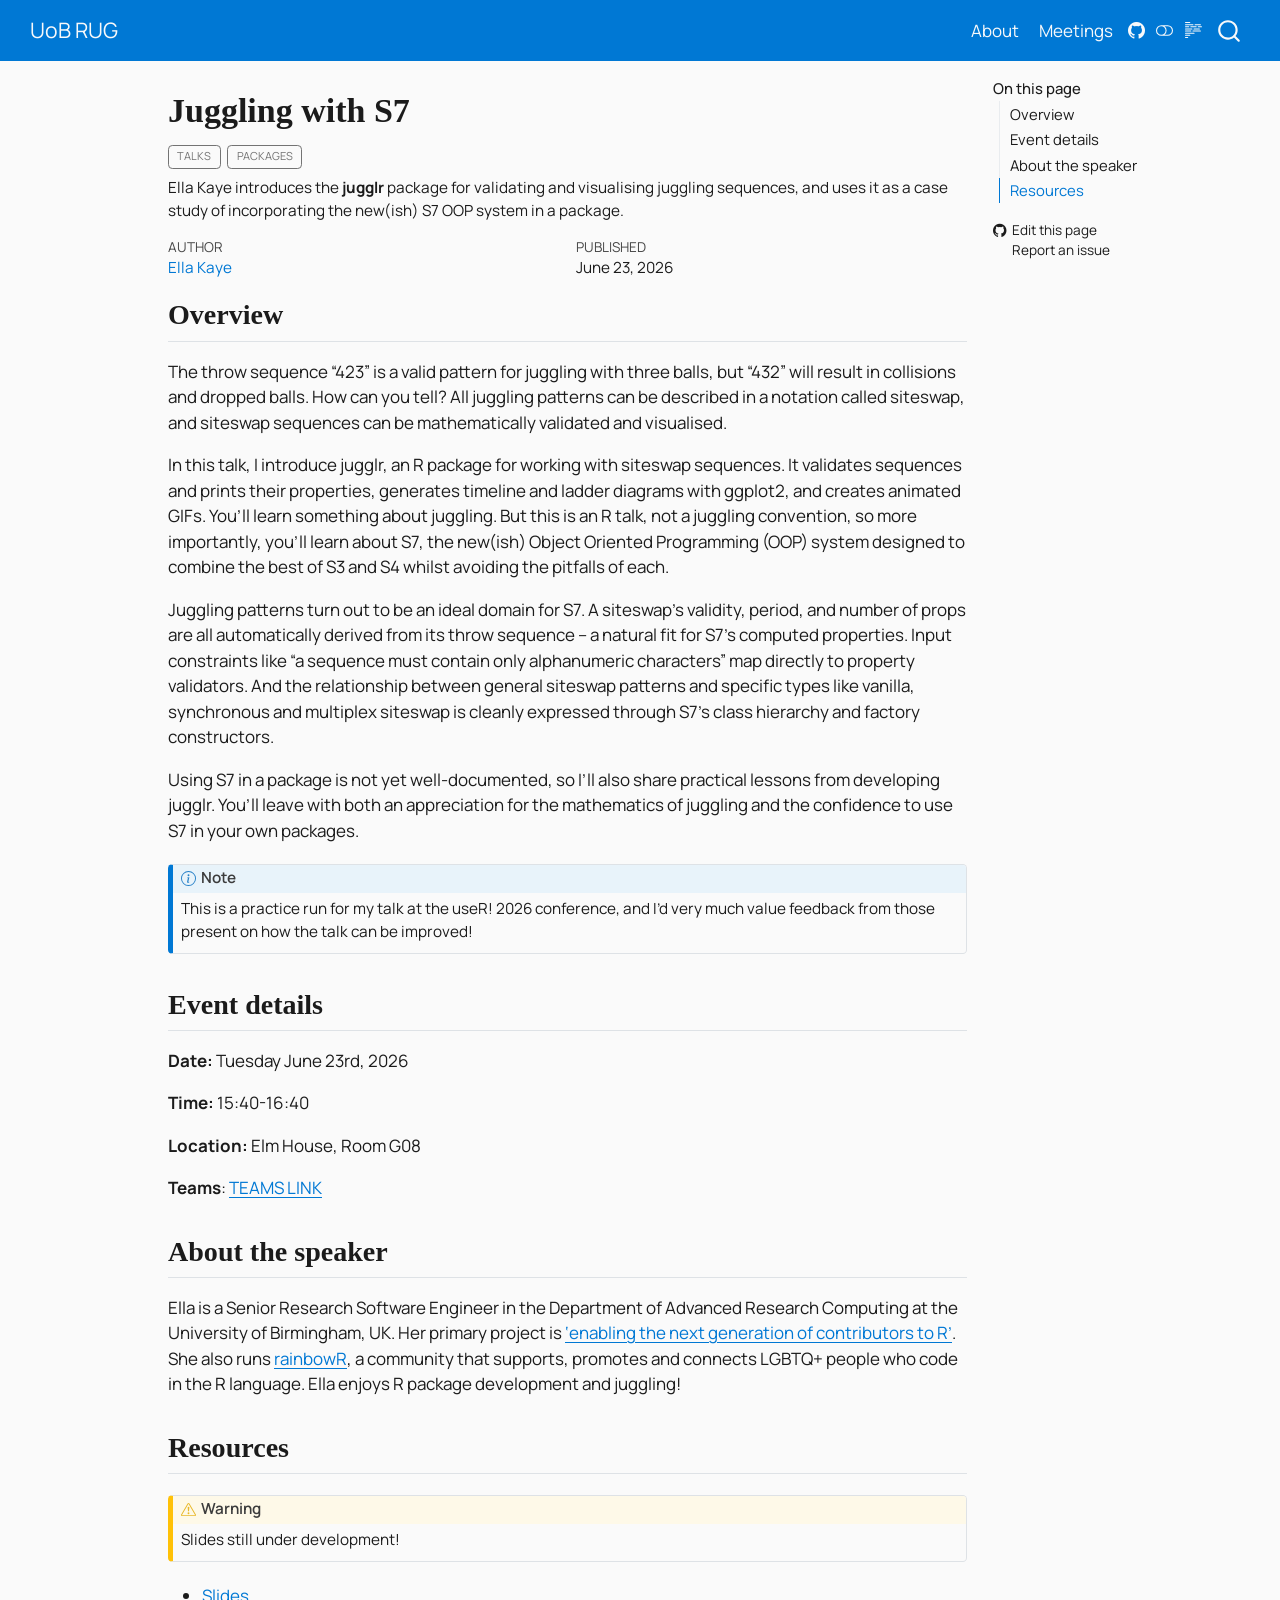
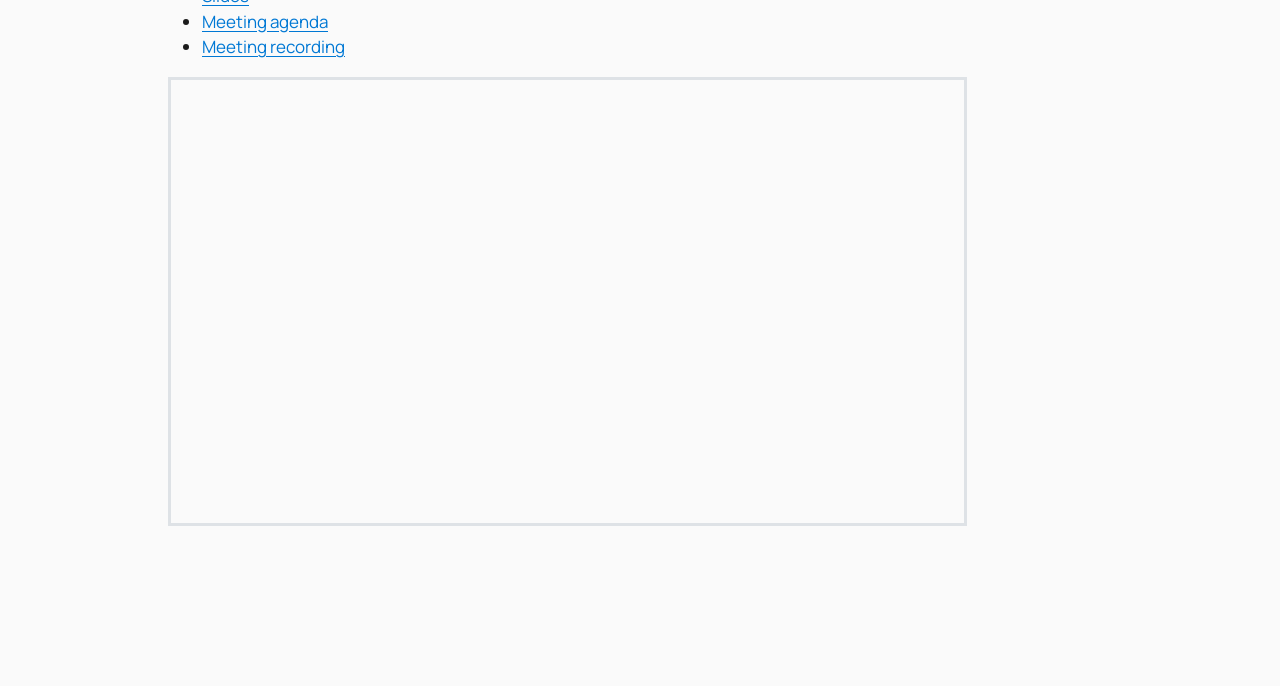
<file: meetings/2026-06-23-jugglr/index.html>
<!DOCTYPE html>
<html xmlns="http://www.w3.org/1999/xhtml" lang="en" xml:lang="en"><head>

<meta charset="utf-8">
<meta name="generator" content="quarto-1.9.38">

<meta name="viewport" content="width=device-width, initial-scale=1.0, user-scalable=yes">

<meta name="author" content="Ella Kaye">
<meta name="dcterms.date" content="2026-06-23">
<meta name="description" content="Ella Kaye introduces the jugglr package for validating and visualising juggling sequences, and uses it as a case study of incorporating the new(ish) S7 OOP system in a package.">

<title>Juggling with S7 – UoB RUG</title>
<style>
/* Default styles provided by pandoc.
** See https://pandoc.org/MANUAL.html#variables-for-html for config info.
*/
code{white-space: pre-wrap;}
span.smallcaps{font-variant: small-caps;}
div.columns{display: flex; gap: min(4vw, 1.5em);}
div.column{flex: auto; overflow-x: auto;}
div.hanging-indent{margin-left: 1.5em; text-indent: -1.5em;}
ul.task-list{list-style: none;}
ul.task-list li input[type="checkbox"] {
  width: 0.8em;
  margin: 0 0.8em 0.2em -1em; /* quarto-specific, see https://github.com/quarto-dev/quarto-cli/issues/4556 */ 
  vertical-align: middle;
}
</style>


<script src="../../site_libs/quarto-nav/quarto-nav.js"></script>
<script src="../../site_libs/quarto-nav/headroom.min.js"></script>
<script src="../../site_libs/clipboard/clipboard.min.js"></script>
<script src="../../site_libs/quarto-search/autocomplete.umd.js"></script>
<script src="../../site_libs/quarto-search/fuse.min.js"></script>
<script src="../../site_libs/quarto-search/quarto-search.js"></script>
<meta name="quarto:offset" content="../../">
<script src="../../site_libs/quarto-html/quarto.js" type="module"></script>
<script src="../../site_libs/quarto-html/tabsets/tabsets.js" type="module"></script>
<script src="../../site_libs/quarto-html/popper.min.js"></script>
<script src="../../site_libs/quarto-html/tippy.umd.min.js"></script>
<script src="../../site_libs/quarto-html/anchor.min.js"></script>
<link href="../../site_libs/quarto-html/tippy.css" rel="stylesheet">
<link href="../../site_libs/quarto-html/quarto-syntax-highlighting-15634bcf2e68342d4ad2dfa704d543f6.css" rel="stylesheet" class="quarto-color-scheme" id="quarto-text-highlighting-styles">
<link href="../../site_libs/quarto-html/quarto-syntax-highlighting-dark-0a6b7249c26820e032cb0bd839ff02b1.css" rel="stylesheet" class="quarto-color-scheme quarto-color-alternate" id="quarto-text-highlighting-styles">
<link href="../../site_libs/quarto-html/quarto-syntax-highlighting-15634bcf2e68342d4ad2dfa704d543f6.css" rel="stylesheet" class="quarto-color-scheme-extra" id="quarto-text-highlighting-styles">
<script src="../../site_libs/bootstrap/bootstrap.min.js"></script>
<link href="../../site_libs/bootstrap/bootstrap-icons.css" rel="stylesheet">
<link href="../../site_libs/bootstrap/bootstrap-54189e4e05b1bfe47d37b60000dbb1e7.min.css" rel="stylesheet" append-hash="true" class="quarto-color-scheme" id="quarto-bootstrap" data-mode="light">
<link href="../../site_libs/bootstrap/bootstrap-dark-24644eeede2bfb60b79f6f276fb571cc.min.css" rel="stylesheet" append-hash="true" class="quarto-color-scheme quarto-color-alternate" id="quarto-bootstrap" data-mode="dark">
<link href="../../site_libs/bootstrap/bootstrap-54189e4e05b1bfe47d37b60000dbb1e7.min.css" rel="stylesheet" append-hash="true" class="quarto-color-scheme-extra" id="quarto-bootstrap" data-mode="light">
<script id="quarto-search-options" type="application/json">{
  "location": "navbar",
  "copy-button": false,
  "collapse-after": 3,
  "panel-placement": "end",
  "type": "overlay",
  "limit": 50,
  "keyboard-shortcut": [
    "f",
    "/",
    "s"
  ],
  "show-item-context": false,
  "language": {
    "search-no-results-text": "No results",
    "search-matching-documents-text": "matching documents",
    "search-copy-link-title": "Copy link to search",
    "search-hide-matches-text": "Hide additional matches",
    "search-more-match-text": "more match in this document",
    "search-more-matches-text": "more matches in this document",
    "search-clear-button-title": "Clear",
    "search-text-placeholder": "",
    "search-detached-cancel-button-title": "Cancel",
    "search-submit-button-title": "Submit",
    "search-label": "Search"
  }
}</script>


</head>

<body class="nav-fixed quarto-light"><script id="quarto-html-before-body" type="application/javascript">
    const toggleBodyColorMode = (bsSheetEl) => {
      const mode = bsSheetEl.getAttribute("data-mode");
      const bodyEl = window.document.querySelector("body");
      if (mode === "dark") {
        bodyEl.classList.add("quarto-dark");
        bodyEl.classList.remove("quarto-light");
      } else {
        bodyEl.classList.add("quarto-light");
        bodyEl.classList.remove("quarto-dark");
      }
    }
    const toggleBodyColorPrimary = () => {
      const bsSheetEl = window.document.querySelector("link#quarto-bootstrap:not([rel=disabled-stylesheet])");
      if (bsSheetEl) {
        toggleBodyColorMode(bsSheetEl);
      }
    }
    const setColorSchemeToggle = (alternate) => {
      const toggles = window.document.querySelectorAll('.quarto-color-scheme-toggle');
      for (let i=0; i < toggles.length; i++) {
        const toggle = toggles[i];
        if (toggle) {
          if (alternate) {
            toggle.classList.add("alternate");
          } else {
            toggle.classList.remove("alternate");
          }
        }
      }
    };
    const toggleColorMode = (alternate) => {
      // Switch the stylesheets
      const primaryStylesheets = window.document.querySelectorAll('link.quarto-color-scheme:not(.quarto-color-alternate)');
      const alternateStylesheets = window.document.querySelectorAll('link.quarto-color-scheme.quarto-color-alternate');
      manageTransitions('#quarto-margin-sidebar .nav-link', false);
      if (alternate) {
        // note: dark is layered on light, we don't disable primary!
        enableStylesheet(alternateStylesheets);
        for (const sheetNode of alternateStylesheets) {
          if (sheetNode.id === "quarto-bootstrap") {
            toggleBodyColorMode(sheetNode);
          }
        }
      } else {
        disableStylesheet(alternateStylesheets);
        enableStylesheet(primaryStylesheets)
        toggleBodyColorPrimary();
      }
      manageTransitions('#quarto-margin-sidebar .nav-link', true);
      // Switch the toggles
      setColorSchemeToggle(alternate)
      // Hack to workaround the fact that safari doesn't
      // properly recolor the scrollbar when toggling (#1455)
      if (navigator.userAgent.indexOf('Safari') > 0 && navigator.userAgent.indexOf('Chrome') == -1) {
        manageTransitions("body", false);
        window.scrollTo(0, 1);
        setTimeout(() => {
          window.scrollTo(0, 0);
          manageTransitions("body", true);
        }, 40);
      }
    }
    const disableStylesheet = (stylesheets) => {
      for (let i=0; i < stylesheets.length; i++) {
        const stylesheet = stylesheets[i];
        stylesheet.rel = 'disabled-stylesheet';
      }
    }
    const enableStylesheet = (stylesheets) => {
      for (let i=0; i < stylesheets.length; i++) {
        const stylesheet = stylesheets[i];
        if(stylesheet.rel !== 'stylesheet') { // for Chrome, which will still FOUC without this check
          stylesheet.rel = 'stylesheet';
        }
      }
    }
    const manageTransitions = (selector, allowTransitions) => {
      const els = window.document.querySelectorAll(selector);
      for (let i=0; i < els.length; i++) {
        const el = els[i];
        if (allowTransitions) {
          el.classList.remove('notransition');
        } else {
          el.classList.add('notransition');
        }
      }
    }
    const isFileUrl = () => {
      return window.location.protocol === 'file:';
    }
    const hasAlternateSentinel = () => {
      let styleSentinel = getColorSchemeSentinel();
      if (styleSentinel !== null) {
        return styleSentinel === "alternate";
      } else {
        return false;
      }
    }
    const setStyleSentinel = (alternate) => {
      const value = alternate ? "alternate" : "default";
      if (!isFileUrl()) {
        window.localStorage.setItem("quarto-color-scheme", value);
      } else {
        localAlternateSentinel = value;
      }
    }
    const getColorSchemeSentinel = () => {
      if (!isFileUrl()) {
        const storageValue = window.localStorage.getItem("quarto-color-scheme");
        return storageValue != null ? storageValue : localAlternateSentinel;
      } else {
        return localAlternateSentinel;
      }
    }
    const toggleGiscusIfUsed = (isAlternate, darkModeDefault) => {
      const baseTheme = document.querySelector('#giscus-base-theme')?.value ?? 'light';
      const alternateTheme = document.querySelector('#giscus-alt-theme')?.value ?? 'dark';
      let newTheme = '';
      if(authorPrefersDark) {
        newTheme = isAlternate ? baseTheme : alternateTheme;
      } else {
        newTheme = isAlternate ? alternateTheme : baseTheme;
      }
      const changeGiscusTheme = () => {
        // From: https://github.com/giscus/giscus/issues/336
        const sendMessage = (message) => {
          const iframe = document.querySelector('iframe.giscus-frame');
          if (!iframe) return;
          iframe.contentWindow.postMessage({ giscus: message }, 'https://giscus.app');
        }
        sendMessage({
          setConfig: {
            theme: newTheme
          }
        });
      }
      const isGiscussLoaded = window.document.querySelector('iframe.giscus-frame') !== null;
      if (isGiscussLoaded) {
        changeGiscusTheme();
      }
    };
    const authorPrefersDark = false;
    const darkModeDefault = authorPrefersDark;
      document.querySelector('link#quarto-text-highlighting-styles.quarto-color-scheme-extra').rel = 'disabled-stylesheet';
      document.querySelector('link#quarto-bootstrap.quarto-color-scheme-extra').rel = 'disabled-stylesheet';
    let localAlternateSentinel = darkModeDefault ? 'alternate' : 'default';
    // Dark / light mode switch
    window.quartoToggleColorScheme = () => {
      // Read the current dark / light value
      let toAlternate = !hasAlternateSentinel();
      toggleColorMode(toAlternate);
      setStyleSentinel(toAlternate);
      toggleGiscusIfUsed(toAlternate, darkModeDefault);
      window.dispatchEvent(new Event('resize'));
    };
    // Switch to dark mode if need be
    if (hasAlternateSentinel()) {
      toggleColorMode(true);
    } else {
      toggleColorMode(false);
    }
  </script>

<div id="quarto-search-results"></div>
  <header id="quarto-header" class="headroom fixed-top">
    <nav class="navbar navbar-expand-lg " data-bs-theme="dark">
      <div class="navbar-container container-fluid">
      <div class="navbar-brand-container mx-auto">
    <a class="navbar-brand" href="../../index.html">
    <span class="navbar-title">UoB RUG</span>
    </a>
  </div>
            <div id="quarto-search" class="" title="Search"></div>
          <button class="navbar-toggler" type="button" data-bs-toggle="collapse" data-bs-target="#navbarCollapse" aria-controls="navbarCollapse" role="menu" aria-expanded="false" aria-label="Toggle navigation" onclick="if (window.quartoToggleHeadroom) { window.quartoToggleHeadroom(); }">
  <span class="navbar-toggler-icon"></span>
</button>
          <div class="collapse navbar-collapse" id="navbarCollapse">
            <ul class="navbar-nav navbar-nav-scroll ms-auto">
  <li class="nav-item">
    <a class="nav-link" href="../../about.html"> 
<span class="menu-text">About</span></a>
  </li>  
  <li class="nav-item">
    <a class="nav-link" href="../../meetings.html"> 
<span class="menu-text">Meetings</span></a>
  </li>  
</ul>
          </div> <!-- /navcollapse -->
            <div class="quarto-navbar-tools tools-wide">
    <a href="https://github.com/uob-rug/uob-rug.github.io" title="" class="quarto-navigation-tool px-1" aria-label=""><i class="bi bi-github"></i></a>
  <a href="" class="quarto-color-scheme-toggle quarto-navigation-tool  px-1" onclick="window.quartoToggleColorScheme(); return false;" title="Toggle dark mode"><i class="bi"></i></a>
  <a href="" class="quarto-reader-toggle quarto-navigation-tool px-1" onclick="window.quartoToggleReader(); return false;" title="Toggle reader mode">
  <div class="quarto-reader-toggle-btn">
  <i class="bi"></i>
  </div>
</a>
</div>
      </div> <!-- /container-fluid -->
    </nav>
</header>
<!-- content -->
<div id="quarto-content" class="quarto-container page-columns page-rows-contents page-layout-article page-navbar">
<!-- sidebar -->
<!-- margin-sidebar -->
    <div id="quarto-margin-sidebar" class="sidebar margin-sidebar">
        <nav id="TOC" role="doc-toc" class="toc-active">
    <h2 id="toc-title">On this page</h2>
   
  <ul>
  <li><a href="#overview" id="toc-overview" class="nav-link active" data-scroll-target="#overview">Overview</a></li>
  <li><a href="#event-details" id="toc-event-details" class="nav-link" data-scroll-target="#event-details">Event details</a></li>
  <li><a href="#about-the-speaker" id="toc-about-the-speaker" class="nav-link" data-scroll-target="#about-the-speaker">About the speaker</a></li>
  <li><a href="#resources" id="toc-resources" class="nav-link" data-scroll-target="#resources">Resources</a></li>
  </ul>
<div class="toc-actions"><ul><li><a href="https://github.com/uob-rug/uob-rug.github.io/edit/main/meetings/2026-06-23-jugglr/index.qmd" class="toc-action"><i class="bi bi-github"></i>Edit this page</a></li><li><a href="https://github.com/uob-rug/uob-rug.github.io/issues/new" class="toc-action"><i class="bi empty"></i>Report an issue</a></li></ul></div></nav>
    </div>
<!-- main -->
<main class="content" id="quarto-document-content">


<header id="title-block-header" class="quarto-title-block default">
<div class="quarto-title">
<h1 class="title">Juggling with S7</h1>
  <div class="quarto-categories">
    <div class="quarto-category">talks</div>
    <div class="quarto-category">packages</div>
  </div>
  </div>

<div>
  <div class="description">
    <p>Ella Kaye introduces the <strong>jugglr</strong> package for validating and visualising juggling sequences, and uses it as a case study of incorporating the new(ish) S7 OOP system in a package.</p>
  </div>
</div>


<div class="quarto-title-meta">

    <div>
    <div class="quarto-title-meta-heading">Author</div>
    <div class="quarto-title-meta-contents">
             <p><a href="https://ellakaye.co.uk">Ella Kaye</a> </p>
          </div>
  </div>
    
    <div>
    <div class="quarto-title-meta-heading">Published</div>
    <div class="quarto-title-meta-contents">
      <p class="date">June 23, 2026</p>
    </div>
  </div>
  
    
  </div>
  


</header>


<section id="overview" class="level2">
<h2 class="anchored" data-anchor-id="overview">Overview</h2>
<p>The throw sequence “423” is a valid pattern for juggling with three balls, but “432” will result in collisions and dropped balls. How can you tell? All juggling patterns can be described in a notation called siteswap, and siteswap sequences can be mathematically validated and visualised.</p>
<p>In this talk, I introduce jugglr, an R package for working with siteswap sequences. It validates sequences and prints their properties, generates timeline and ladder diagrams with ggplot2, and creates animated GIFs. You’ll learn something about juggling. But this is an R talk, not a juggling convention, so more importantly, you’ll learn about S7, the new(ish) Object Oriented Programming (OOP) system designed to combine the best of S3 and S4 whilst avoiding the pitfalls of each.</p>
<p>Juggling patterns turn out to be an ideal domain for S7. A siteswap’s validity, period, and number of props are all automatically derived from its throw sequence – a natural fit for S7’s computed properties. Input constraints like “a sequence must contain only alphanumeric characters” map directly to property validators. And the relationship between general siteswap patterns and specific types like vanilla, synchronous and multiplex siteswap is cleanly expressed through S7’s class hierarchy and factory constructors.</p>
<p>Using S7 in a package is not yet well-documented, so I’ll also share practical lessons from developing jugglr. You’ll leave with both an appreciation for the mathematics of juggling and the confidence to use S7 in your own packages.</p>
<div class="callout callout-style-default callout-note callout-titled">
<div class="callout-header d-flex align-content-center">
<div class="callout-icon-container">
<i class="callout-icon"></i>
</div>
<div class="callout-title-container flex-fill">
Note
</div>
</div>
<div class="callout-body-container callout-body">
<p>This is a practice run for my talk at the useR! 2026 conference, and I’d very much value feedback from those present on how the talk can be improved!</p>
</div>
</div>
</section>
<section id="event-details" class="level2">
<h2 class="anchored" data-anchor-id="event-details">Event details</h2>
<p><strong>Date:</strong> Tuesday June 23rd, 2026</p>
<p><strong>Time:</strong> 15:40-16:40</p>
<p><strong>Location:</strong> Elm House, Room G08</p>
<p><strong>Teams</strong>: <a href="https://teams.microsoft.com/meet/31468240773211?p=lPaXEGUkUQA8GLyu6m">TEAMS LINK</a></p>
</section>
<section id="about-the-speaker" class="level2">
<h2 class="anchored" data-anchor-id="about-the-speaker">About the speaker</h2>
<p>Ella is a Senior Research Software Engineer in the Department of Advanced Research Computing at the University of Birmingham, UK. Her primary project is <a href="https://blog.r-project.org/2025/12/17/rsmf-enabling-the-next-generation-of-contributors-to-r/index.html">‘enabling the next generation of contributors to R’</a>. She also runs <a href="https://rainbowr.org">rainbowR</a>, a community that supports, promotes and connects LGBTQ+ people who code in the R language. Ella enjoys R package development and juggling!</p>
</section>
<section id="resources" class="level2">
<h2 class="anchored" data-anchor-id="resources">Resources</h2>
<div class="callout callout-style-default callout-warning callout-titled">
<div class="callout-header d-flex align-content-center">
<div class="callout-icon-container">
<i class="callout-icon"></i>
</div>
<div class="callout-title-container flex-fill">
Warning
</div>
</div>
<div class="callout-body-container callout-body">
<p>Slides still under development!</p>
</div>
</div>
<ul>
<li><a href="https://ellakaye.github.io/user2026-jugglr" target="_blank">Slides</a></li>
<li><a href="https://bham.sharepoint.com/sites/ResearchComputingandDataCommunity-Network/Shared%20Documents/R%20User%20Group/Meeting_agenda/20260623%20-%20R%20User%20Group%20Agenda.docx?d=wff0fa402f5aa424fab8261adaf0a00b1&amp;csf=1&amp;web=1&amp;e=ZSceKU">Meeting agenda</a></li>
<li><a href="https://bham.sharepoint.com/sites/ResearchComputingandDataCommunity-Network/Shared%20Documents/R%20User%20Group/Meeting_recording?csf=1&amp;web=1&amp;e=ot8du3">Meeting recording</a></li>
</ul>
<iframe class="slide-deck ar16x9" src="https://ellakaye.github.io/user2026-jugglr" title="Slides">
</iframe>
<!--

## Photos

Add after the event

![](media/IMG1.jpeg){group="my-gallery"}

![](media/IMG2.jpeg){group="my-gallery"}

![](media/IMG3.jpeg){group="my-gallery"}

-->


</section>

</main> <!-- /main -->
<script id="quarto-html-after-body" type="application/javascript">
  window.document.addEventListener("DOMContentLoaded", function (event) {
    // Ensure there is a toggle, if there isn't float one in the top right
    if (window.document.querySelector('.quarto-color-scheme-toggle') === null) {
      const a = window.document.createElement('a');
      a.classList.add('top-right');
      a.classList.add('quarto-color-scheme-toggle');
      a.href = "";
      a.onclick = function() { try { window.quartoToggleColorScheme(); } catch {} return false; };
      const i = window.document.createElement("i");
      i.classList.add('bi');
      a.appendChild(i);
      window.document.body.appendChild(a);
    }
    setColorSchemeToggle(hasAlternateSentinel())
    const icon = "";
    const anchorJS = new window.AnchorJS();
    anchorJS.options = {
      placement: 'right',
      icon: icon
    };
    anchorJS.add('.anchored');
    const isCodeAnnotation = (el) => {
      for (const clz of el.classList) {
        if (clz.startsWith('code-annotation-')) {                     
          return true;
        }
      }
      return false;
    }
    const onCopySuccess = function(e) {
      // button target
      const button = e.trigger;
      // don't keep focus
      button.blur();
      // flash "checked"
      button.classList.add('code-copy-button-checked');
      var currentTitle = button.getAttribute("title");
      button.setAttribute("title", "Copied!");
      let tooltip;
      if (window.bootstrap) {
        button.setAttribute("data-bs-toggle", "tooltip");
        button.setAttribute("data-bs-placement", "left");
        button.setAttribute("data-bs-title", "Copied!");
        tooltip = new bootstrap.Tooltip(button, 
          { trigger: "manual", 
            customClass: "code-copy-button-tooltip",
            offset: [0, -8]});
        tooltip.show();    
      }
      setTimeout(function() {
        if (tooltip) {
          tooltip.hide();
          button.removeAttribute("data-bs-title");
          button.removeAttribute("data-bs-toggle");
          button.removeAttribute("data-bs-placement");
        }
        button.setAttribute("title", currentTitle);
        button.classList.remove('code-copy-button-checked');
      }, 1000);
      // clear code selection
      e.clearSelection();
    }
    const getTextToCopy = function(trigger) {
      const outerScaffold = trigger.parentElement.cloneNode(true);
      const codeEl = outerScaffold.querySelector('code');
      for (const childEl of codeEl.children) {
        if (isCodeAnnotation(childEl)) {
          childEl.remove();
        }
      }
      return codeEl.innerText;
    }
    const clipboard = new window.ClipboardJS('.code-copy-button:not([data-in-quarto-modal])', {
      text: getTextToCopy
    });
    clipboard.on('success', onCopySuccess);
    if (window.document.getElementById('quarto-embedded-source-code-modal')) {
      const clipboardModal = new window.ClipboardJS('.code-copy-button[data-in-quarto-modal]', {
        text: getTextToCopy,
        container: window.document.getElementById('quarto-embedded-source-code-modal')
      });
      clipboardModal.on('success', onCopySuccess);
    }
      var localhostRegex = new RegExp(/^(?:http|https):\/\/localhost\:?[0-9]*\//);
      var mailtoRegex = new RegExp(/^mailto:/);
        var filterRegex = new RegExp("https:\/\/uob-rug\.github\.io");
      var isInternal = (href) => {
          return filterRegex.test(href) || localhostRegex.test(href) || mailtoRegex.test(href);
      }
      // Inspect non-navigation links and adorn them if external
     var links = window.document.querySelectorAll('a[href]:not(.nav-link):not(.navbar-brand):not(.toc-action):not(.sidebar-link):not(.sidebar-item-toggle):not(.pagination-link):not(.no-external):not([aria-hidden]):not(.dropdown-item):not(.quarto-navigation-tool):not(.about-link)');
      for (var i=0; i<links.length; i++) {
        const link = links[i];
        if (!isInternal(link.href)) {
          // undo the damage that might have been done by quarto-nav.js in the case of
          // links that we want to consider external
          if (link.dataset.originalHref !== undefined) {
            link.href = link.dataset.originalHref;
          }
        }
      }
    function tippyHover(el, contentFn, onTriggerFn, onUntriggerFn) {
      const config = {
        allowHTML: true,
        maxWidth: 500,
        delay: 100,
        arrow: false,
        appendTo: function(el) {
            return el.parentElement;
        },
        interactive: true,
        interactiveBorder: 10,
        theme: 'quarto',
        placement: 'bottom-start',
      };
      if (contentFn) {
        config.content = contentFn;
      }
      if (onTriggerFn) {
        config.onTrigger = onTriggerFn;
      }
      if (onUntriggerFn) {
        config.onUntrigger = onUntriggerFn;
      }
      window.tippy(el, config); 
    }
    const noterefs = window.document.querySelectorAll('a[role="doc-noteref"]');
    for (var i=0; i<noterefs.length; i++) {
      const ref = noterefs[i];
      tippyHover(ref, function() {
        // use id or data attribute instead here
        let href = ref.getAttribute('data-footnote-href') || ref.getAttribute('href');
        try { href = new URL(href).hash; } catch {}
        const id = href.replace(/^#\/?/, "");
        const note = window.document.getElementById(id);
        if (note) {
          return note.innerHTML;
        } else {
          return "";
        }
      });
    }
    const xrefs = window.document.querySelectorAll('a.quarto-xref');
    const processXRef = (id, note) => {
      // Strip column container classes
      const stripColumnClz = (el) => {
        el.classList.remove("page-full", "page-columns");
        if (el.children) {
          for (const child of el.children) {
            stripColumnClz(child);
          }
        }
      }
      stripColumnClz(note)
      if (id === null || id.startsWith('sec-')) {
        // Special case sections, only their first couple elements
        const container = document.createElement("div");
        if (note.children && note.children.length > 2) {
          container.appendChild(note.children[0].cloneNode(true));
          for (let i = 1; i < note.children.length; i++) {
            const child = note.children[i];
            if (child.tagName === "P" && child.innerText === "") {
              continue;
            } else {
              container.appendChild(child.cloneNode(true));
              break;
            }
          }
          if (window.Quarto?.typesetMath) {
            window.Quarto.typesetMath(container);
          }
          return container.innerHTML
        } else {
          if (window.Quarto?.typesetMath) {
            window.Quarto.typesetMath(note);
          }
          return note.innerHTML;
        }
      } else {
        // Remove any anchor links if they are present
        const anchorLink = note.querySelector('a.anchorjs-link');
        if (anchorLink) {
          anchorLink.remove();
        }
        if (window.Quarto?.typesetMath) {
          window.Quarto.typesetMath(note);
        }
        if (note.classList.contains("callout")) {
          return note.outerHTML;
        } else {
          return note.innerHTML;
        }
      }
    }
    for (var i=0; i<xrefs.length; i++) {
      const xref = xrefs[i];
      tippyHover(xref, undefined, function(instance) {
        instance.disable();
        let url = xref.getAttribute('href');
        let hash = undefined; 
        if (url.startsWith('#')) {
          hash = url;
        } else {
          try { hash = new URL(url).hash; } catch {}
        }
        if (hash) {
          const id = hash.replace(/^#\/?/, "");
          const note = window.document.getElementById(id);
          if (note !== null) {
            try {
              const html = processXRef(id, note.cloneNode(true));
              instance.setContent(html);
            } finally {
              instance.enable();
              instance.show();
            }
          } else {
            // See if we can fetch this
            fetch(url.split('#')[0])
            .then(res => res.text())
            .then(html => {
              const parser = new DOMParser();
              const htmlDoc = parser.parseFromString(html, "text/html");
              const note = htmlDoc.getElementById(id);
              if (note !== null) {
                const html = processXRef(id, note);
                instance.setContent(html);
              } 
            }).finally(() => {
              instance.enable();
              instance.show();
            });
          }
        } else {
          // See if we can fetch a full url (with no hash to target)
          // This is a special case and we should probably do some content thinning / targeting
          fetch(url)
          .then(res => res.text())
          .then(html => {
            const parser = new DOMParser();
            const htmlDoc = parser.parseFromString(html, "text/html");
            const note = htmlDoc.querySelector('main.content');
            if (note !== null) {
              // This should only happen for chapter cross references
              // (since there is no id in the URL)
              // remove the first header
              if (note.children.length > 0 && note.children[0].tagName === "HEADER") {
                note.children[0].remove();
              }
              const html = processXRef(null, note);
              instance.setContent(html);
            } 
          }).finally(() => {
            instance.enable();
            instance.show();
          });
        }
      }, function(instance) {
      });
    }
        let selectedAnnoteEl;
        const selectorForAnnotation = ( cell, annotation) => {
          let cellAttr = 'data-code-cell="' + cell + '"';
          let lineAttr = 'data-code-annotation="' +  annotation + '"';
          const selector = 'span[' + cellAttr + '][' + lineAttr + ']';
          return selector;
        }
        const selectCodeLines = (annoteEl) => {
          const doc = window.document;
          const targetCell = annoteEl.getAttribute("data-target-cell");
          const targetAnnotation = annoteEl.getAttribute("data-target-annotation");
          const annoteSpan = window.document.querySelector(selectorForAnnotation(targetCell, targetAnnotation));
          const lines = annoteSpan.getAttribute("data-code-lines").split(",");
          const lineIds = lines.map((line) => {
            return targetCell + "-" + line;
          })
          let top = null;
          let height = null;
          let parent = null;
          if (lineIds.length > 0) {
              //compute the position of the single el (top and bottom and make a div)
              const el = window.document.getElementById(lineIds[0]);
              top = el.offsetTop;
              height = el.offsetHeight;
              parent = el.parentElement.parentElement;
            if (lineIds.length > 1) {
              const lastEl = window.document.getElementById(lineIds[lineIds.length - 1]);
              const bottom = lastEl.offsetTop + lastEl.offsetHeight;
              height = bottom - top;
            }
            if (top !== null && height !== null && parent !== null) {
              // cook up a div (if necessary) and position it 
              let div = window.document.getElementById("code-annotation-line-highlight");
              if (div === null) {
                div = window.document.createElement("div");
                div.setAttribute("id", "code-annotation-line-highlight");
                div.style.position = 'absolute';
                parent.appendChild(div);
              }
              div.style.top = top - 2 + "px";
              div.style.height = height + 4 + "px";
              div.style.left = 0;
              let gutterDiv = window.document.getElementById("code-annotation-line-highlight-gutter");
              if (gutterDiv === null) {
                gutterDiv = window.document.createElement("div");
                gutterDiv.setAttribute("id", "code-annotation-line-highlight-gutter");
                gutterDiv.style.position = 'absolute';
                const codeCell = window.document.getElementById(targetCell);
                const gutter = codeCell.querySelector('.code-annotation-gutter');
                gutter.appendChild(gutterDiv);
              }
              gutterDiv.style.top = top - 2 + "px";
              gutterDiv.style.height = height + 4 + "px";
            }
            selectedAnnoteEl = annoteEl;
          }
        };
        const unselectCodeLines = () => {
          const elementsIds = ["code-annotation-line-highlight", "code-annotation-line-highlight-gutter"];
          elementsIds.forEach((elId) => {
            const div = window.document.getElementById(elId);
            if (div) {
              div.remove();
            }
          });
          selectedAnnoteEl = undefined;
        };
          // Handle positioning of the toggle
      window.addEventListener(
        "resize",
        throttle(() => {
          elRect = undefined;
          if (selectedAnnoteEl) {
            selectCodeLines(selectedAnnoteEl);
          }
        }, 10)
      );
      function throttle(fn, ms) {
      let throttle = false;
      let timer;
        return (...args) => {
          if(!throttle) { // first call gets through
              fn.apply(this, args);
              throttle = true;
          } else { // all the others get throttled
              if(timer) clearTimeout(timer); // cancel #2
              timer = setTimeout(() => {
                fn.apply(this, args);
                timer = throttle = false;
              }, ms);
          }
        };
      }
        // Attach click handler to the DT
        const annoteDls = window.document.querySelectorAll('dt[data-target-cell]');
        for (const annoteDlNode of annoteDls) {
          annoteDlNode.addEventListener('click', (event) => {
            const clickedEl = event.target;
            if (clickedEl !== selectedAnnoteEl) {
              unselectCodeLines();
              const activeEl = window.document.querySelector('dt[data-target-cell].code-annotation-active');
              if (activeEl) {
                activeEl.classList.remove('code-annotation-active');
              }
              selectCodeLines(clickedEl);
              clickedEl.classList.add('code-annotation-active');
            } else {
              // Unselect the line
              unselectCodeLines();
              clickedEl.classList.remove('code-annotation-active');
            }
          });
        }
    const findCites = (el) => {
      const parentEl = el.parentElement;
      if (parentEl) {
        const cites = parentEl.dataset.cites;
        if (cites) {
          return {
            el,
            cites: cites.split(' ')
          };
        } else {
          return findCites(el.parentElement)
        }
      } else {
        return undefined;
      }
    };
    var bibliorefs = window.document.querySelectorAll('a[role="doc-biblioref"]');
    for (var i=0; i<bibliorefs.length; i++) {
      const ref = bibliorefs[i];
      const citeInfo = findCites(ref);
      if (citeInfo) {
        tippyHover(citeInfo.el, function() {
          var popup = window.document.createElement('div');
          citeInfo.cites.forEach(function(cite) {
            var citeDiv = window.document.createElement('div');
            citeDiv.classList.add('hanging-indent');
            citeDiv.classList.add('csl-entry');
            var biblioDiv = window.document.getElementById('ref-' + cite);
            if (biblioDiv) {
              citeDiv.innerHTML = biblioDiv.innerHTML;
            }
            popup.appendChild(citeDiv);
          });
          return popup.innerHTML;
        });
      }
    }
  });
  </script>
</div> <!-- /content -->




<footer class="footer"><div class="nav-footer"><div class="nav-footer-center"><div class="toc-actions d-sm-block d-md-none"><ul><li><a href="https://github.com/uob-rug/uob-rug.github.io/edit/main/meetings/2026-06-23-jugglr/index.qmd" class="toc-action"><i class="bi bi-github"></i>Edit this page</a></li><li><a href="https://github.com/uob-rug/uob-rug.github.io/issues/new" class="toc-action"><i class="bi empty"></i>Report an issue</a></li></ul></div></div></div></footer></body></html>
</file>
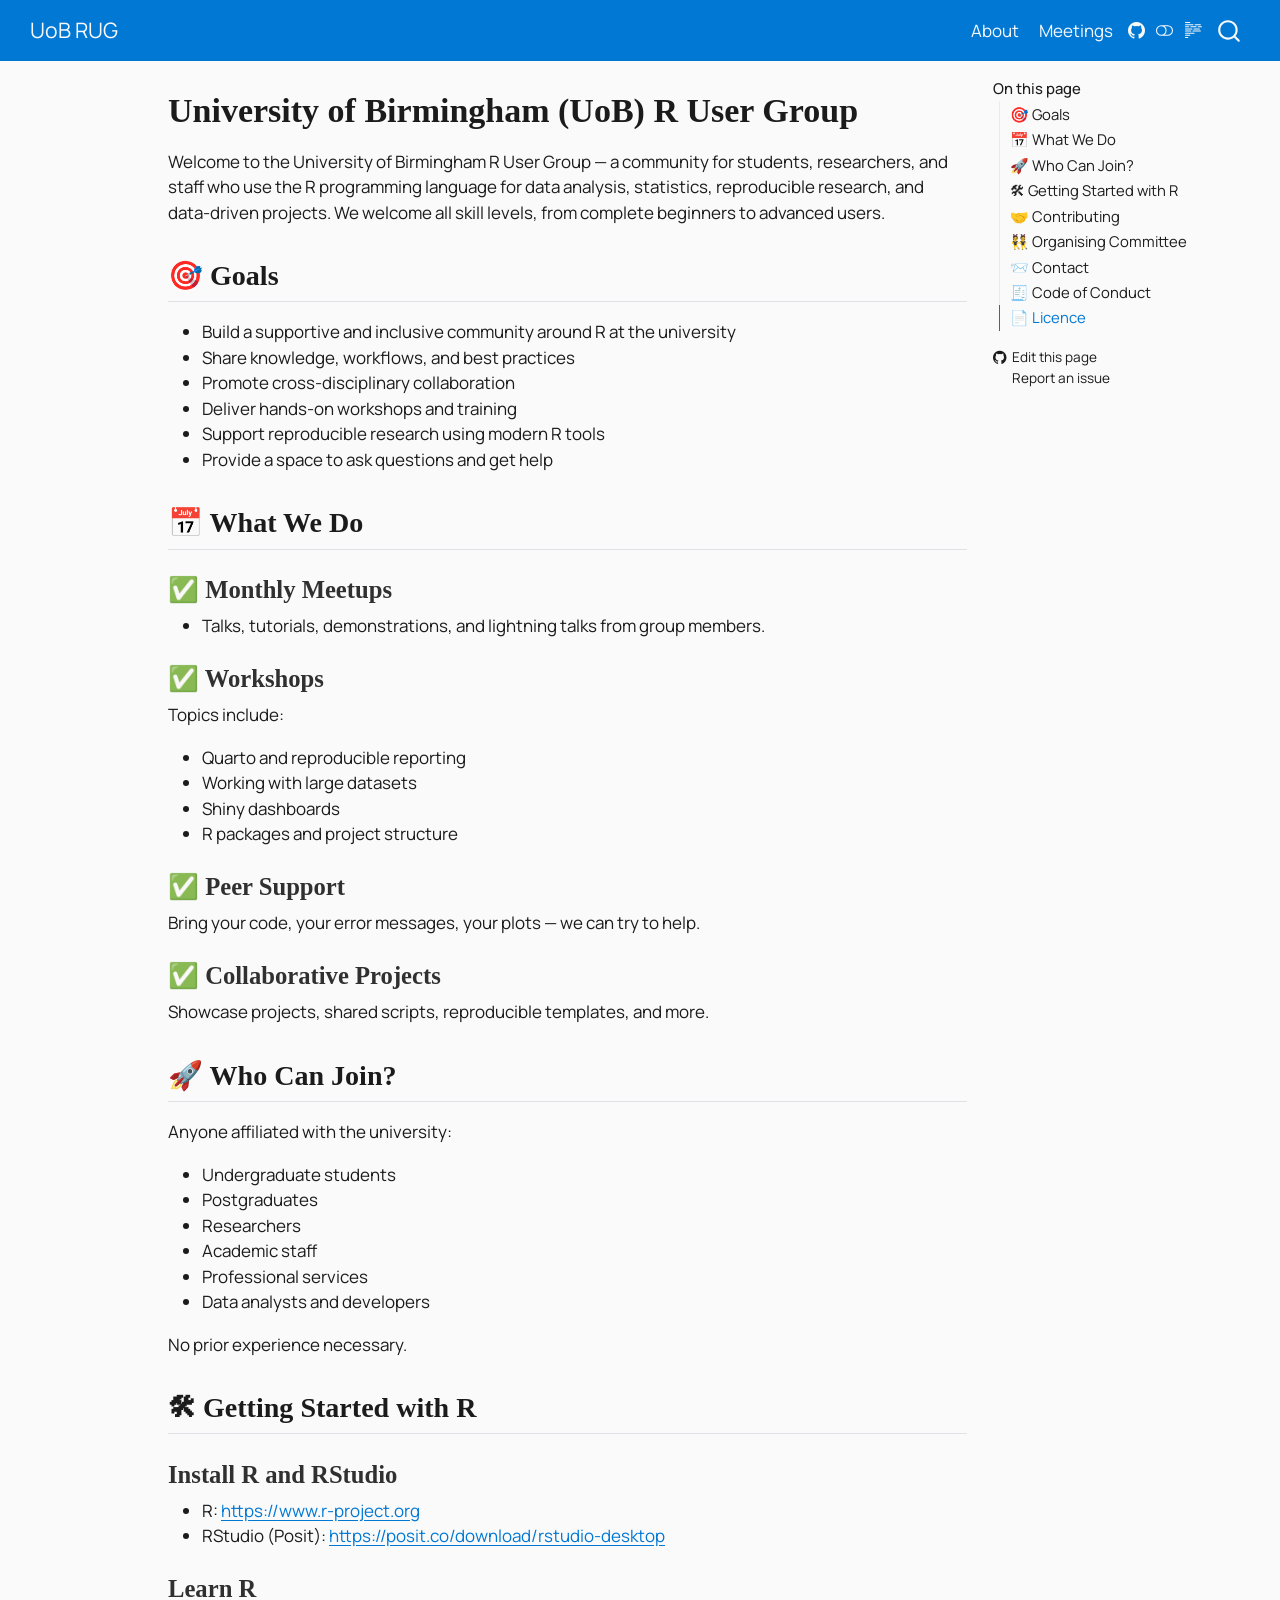
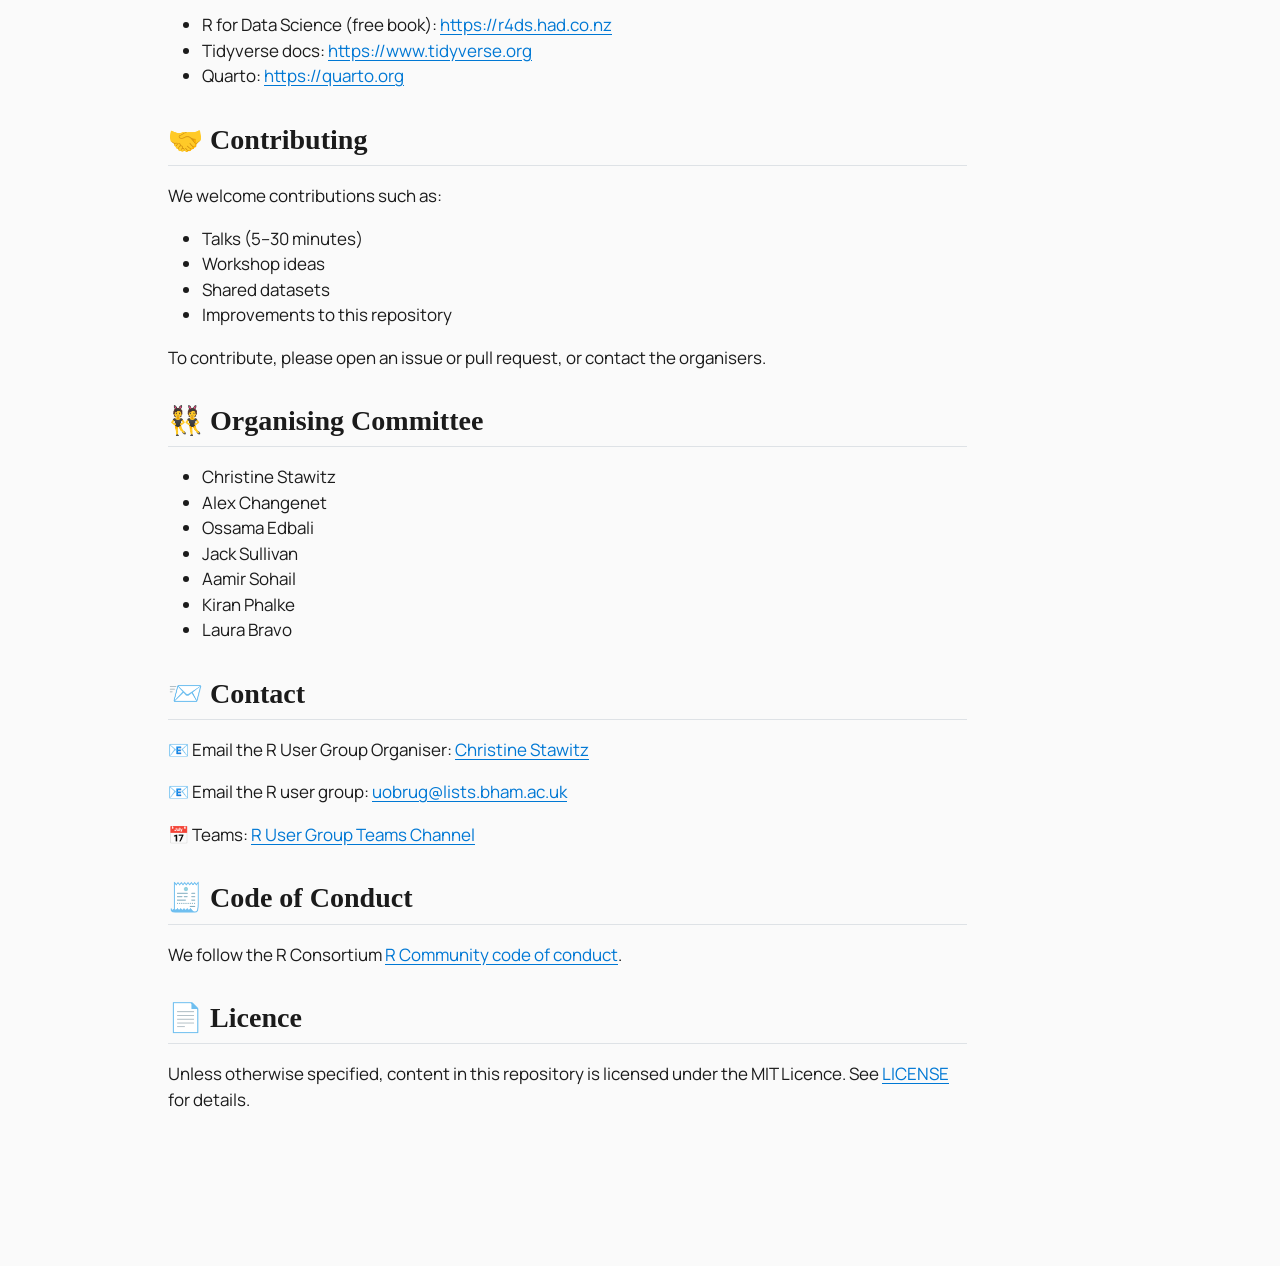
<file: about.html>
<!DOCTYPE html>
<html xmlns="http://www.w3.org/1999/xhtml" lang="en" xml:lang="en"><head>

<meta charset="utf-8">
<meta name="generator" content="quarto-1.9.38">

<meta name="viewport" content="width=device-width, initial-scale=1.0, user-scalable=yes">


<title>University of Birmingham (UoB) R User Group – UoB RUG</title>
<style>
/* Default styles provided by pandoc.
** See https://pandoc.org/MANUAL.html#variables-for-html for config info.
*/
code{white-space: pre-wrap;}
span.smallcaps{font-variant: small-caps;}
div.columns{display: flex; gap: min(4vw, 1.5em);}
div.column{flex: auto; overflow-x: auto;}
div.hanging-indent{margin-left: 1.5em; text-indent: -1.5em;}
ul.task-list{list-style: none;}
ul.task-list li input[type="checkbox"] {
  width: 0.8em;
  margin: 0 0.8em 0.2em -1em; /* quarto-specific, see https://github.com/quarto-dev/quarto-cli/issues/4556 */ 
  vertical-align: middle;
}
</style>


<script src="site_libs/quarto-nav/quarto-nav.js"></script>
<script src="site_libs/quarto-nav/headroom.min.js"></script>
<script src="site_libs/clipboard/clipboard.min.js"></script>
<script src="site_libs/quarto-search/autocomplete.umd.js"></script>
<script src="site_libs/quarto-search/fuse.min.js"></script>
<script src="site_libs/quarto-search/quarto-search.js"></script>
<meta name="quarto:offset" content="./">
<script src="site_libs/quarto-html/quarto.js" type="module"></script>
<script src="site_libs/quarto-html/tabsets/tabsets.js" type="module"></script>
<script src="site_libs/quarto-html/popper.min.js"></script>
<script src="site_libs/quarto-html/tippy.umd.min.js"></script>
<script src="site_libs/quarto-html/anchor.min.js"></script>
<link href="site_libs/quarto-html/tippy.css" rel="stylesheet">
<link href="site_libs/quarto-html/quarto-syntax-highlighting-15634bcf2e68342d4ad2dfa704d543f6.css" rel="stylesheet" class="quarto-color-scheme" id="quarto-text-highlighting-styles">
<link href="site_libs/quarto-html/quarto-syntax-highlighting-dark-0a6b7249c26820e032cb0bd839ff02b1.css" rel="stylesheet" class="quarto-color-scheme quarto-color-alternate" id="quarto-text-highlighting-styles">
<link href="site_libs/quarto-html/quarto-syntax-highlighting-15634bcf2e68342d4ad2dfa704d543f6.css" rel="stylesheet" class="quarto-color-scheme-extra" id="quarto-text-highlighting-styles">
<script src="site_libs/bootstrap/bootstrap.min.js"></script>
<link href="site_libs/bootstrap/bootstrap-icons.css" rel="stylesheet">
<link href="site_libs/bootstrap/bootstrap-54189e4e05b1bfe47d37b60000dbb1e7.min.css" rel="stylesheet" append-hash="true" class="quarto-color-scheme" id="quarto-bootstrap" data-mode="light">
<link href="site_libs/bootstrap/bootstrap-dark-24644eeede2bfb60b79f6f276fb571cc.min.css" rel="stylesheet" append-hash="true" class="quarto-color-scheme quarto-color-alternate" id="quarto-bootstrap" data-mode="dark">
<link href="site_libs/bootstrap/bootstrap-54189e4e05b1bfe47d37b60000dbb1e7.min.css" rel="stylesheet" append-hash="true" class="quarto-color-scheme-extra" id="quarto-bootstrap" data-mode="light">
<script id="quarto-search-options" type="application/json">{
  "location": "navbar",
  "copy-button": false,
  "collapse-after": 3,
  "panel-placement": "end",
  "type": "overlay",
  "limit": 50,
  "keyboard-shortcut": [
    "f",
    "/",
    "s"
  ],
  "show-item-context": false,
  "language": {
    "search-no-results-text": "No results",
    "search-matching-documents-text": "matching documents",
    "search-copy-link-title": "Copy link to search",
    "search-hide-matches-text": "Hide additional matches",
    "search-more-match-text": "more match in this document",
    "search-more-matches-text": "more matches in this document",
    "search-clear-button-title": "Clear",
    "search-text-placeholder": "",
    "search-detached-cancel-button-title": "Cancel",
    "search-submit-button-title": "Submit",
    "search-label": "Search"
  }
}</script>


</head>

<body class="nav-fixed quarto-light"><script id="quarto-html-before-body" type="application/javascript">
    const toggleBodyColorMode = (bsSheetEl) => {
      const mode = bsSheetEl.getAttribute("data-mode");
      const bodyEl = window.document.querySelector("body");
      if (mode === "dark") {
        bodyEl.classList.add("quarto-dark");
        bodyEl.classList.remove("quarto-light");
      } else {
        bodyEl.classList.add("quarto-light");
        bodyEl.classList.remove("quarto-dark");
      }
    }
    const toggleBodyColorPrimary = () => {
      const bsSheetEl = window.document.querySelector("link#quarto-bootstrap:not([rel=disabled-stylesheet])");
      if (bsSheetEl) {
        toggleBodyColorMode(bsSheetEl);
      }
    }
    const setColorSchemeToggle = (alternate) => {
      const toggles = window.document.querySelectorAll('.quarto-color-scheme-toggle');
      for (let i=0; i < toggles.length; i++) {
        const toggle = toggles[i];
        if (toggle) {
          if (alternate) {
            toggle.classList.add("alternate");
          } else {
            toggle.classList.remove("alternate");
          }
        }
      }
    };
    const toggleColorMode = (alternate) => {
      // Switch the stylesheets
      const primaryStylesheets = window.document.querySelectorAll('link.quarto-color-scheme:not(.quarto-color-alternate)');
      const alternateStylesheets = window.document.querySelectorAll('link.quarto-color-scheme.quarto-color-alternate');
      manageTransitions('#quarto-margin-sidebar .nav-link', false);
      if (alternate) {
        // note: dark is layered on light, we don't disable primary!
        enableStylesheet(alternateStylesheets);
        for (const sheetNode of alternateStylesheets) {
          if (sheetNode.id === "quarto-bootstrap") {
            toggleBodyColorMode(sheetNode);
          }
        }
      } else {
        disableStylesheet(alternateStylesheets);
        enableStylesheet(primaryStylesheets)
        toggleBodyColorPrimary();
      }
      manageTransitions('#quarto-margin-sidebar .nav-link', true);
      // Switch the toggles
      setColorSchemeToggle(alternate)
      // Hack to workaround the fact that safari doesn't
      // properly recolor the scrollbar when toggling (#1455)
      if (navigator.userAgent.indexOf('Safari') > 0 && navigator.userAgent.indexOf('Chrome') == -1) {
        manageTransitions("body", false);
        window.scrollTo(0, 1);
        setTimeout(() => {
          window.scrollTo(0, 0);
          manageTransitions("body", true);
        }, 40);
      }
    }
    const disableStylesheet = (stylesheets) => {
      for (let i=0; i < stylesheets.length; i++) {
        const stylesheet = stylesheets[i];
        stylesheet.rel = 'disabled-stylesheet';
      }
    }
    const enableStylesheet = (stylesheets) => {
      for (let i=0; i < stylesheets.length; i++) {
        const stylesheet = stylesheets[i];
        if(stylesheet.rel !== 'stylesheet') { // for Chrome, which will still FOUC without this check
          stylesheet.rel = 'stylesheet';
        }
      }
    }
    const manageTransitions = (selector, allowTransitions) => {
      const els = window.document.querySelectorAll(selector);
      for (let i=0; i < els.length; i++) {
        const el = els[i];
        if (allowTransitions) {
          el.classList.remove('notransition');
        } else {
          el.classList.add('notransition');
        }
      }
    }
    const isFileUrl = () => {
      return window.location.protocol === 'file:';
    }
    const hasAlternateSentinel = () => {
      let styleSentinel = getColorSchemeSentinel();
      if (styleSentinel !== null) {
        return styleSentinel === "alternate";
      } else {
        return false;
      }
    }
    const setStyleSentinel = (alternate) => {
      const value = alternate ? "alternate" : "default";
      if (!isFileUrl()) {
        window.localStorage.setItem("quarto-color-scheme", value);
      } else {
        localAlternateSentinel = value;
      }
    }
    const getColorSchemeSentinel = () => {
      if (!isFileUrl()) {
        const storageValue = window.localStorage.getItem("quarto-color-scheme");
        return storageValue != null ? storageValue : localAlternateSentinel;
      } else {
        return localAlternateSentinel;
      }
    }
    const toggleGiscusIfUsed = (isAlternate, darkModeDefault) => {
      const baseTheme = document.querySelector('#giscus-base-theme')?.value ?? 'light';
      const alternateTheme = document.querySelector('#giscus-alt-theme')?.value ?? 'dark';
      let newTheme = '';
      if(authorPrefersDark) {
        newTheme = isAlternate ? baseTheme : alternateTheme;
      } else {
        newTheme = isAlternate ? alternateTheme : baseTheme;
      }
      const changeGiscusTheme = () => {
        // From: https://github.com/giscus/giscus/issues/336
        const sendMessage = (message) => {
          const iframe = document.querySelector('iframe.giscus-frame');
          if (!iframe) return;
          iframe.contentWindow.postMessage({ giscus: message }, 'https://giscus.app');
        }
        sendMessage({
          setConfig: {
            theme: newTheme
          }
        });
      }
      const isGiscussLoaded = window.document.querySelector('iframe.giscus-frame') !== null;
      if (isGiscussLoaded) {
        changeGiscusTheme();
      }
    };
    const authorPrefersDark = false;
    const darkModeDefault = authorPrefersDark;
      document.querySelector('link#quarto-text-highlighting-styles.quarto-color-scheme-extra').rel = 'disabled-stylesheet';
      document.querySelector('link#quarto-bootstrap.quarto-color-scheme-extra').rel = 'disabled-stylesheet';
    let localAlternateSentinel = darkModeDefault ? 'alternate' : 'default';
    // Dark / light mode switch
    window.quartoToggleColorScheme = () => {
      // Read the current dark / light value
      let toAlternate = !hasAlternateSentinel();
      toggleColorMode(toAlternate);
      setStyleSentinel(toAlternate);
      toggleGiscusIfUsed(toAlternate, darkModeDefault);
      window.dispatchEvent(new Event('resize'));
    };
    // Switch to dark mode if need be
    if (hasAlternateSentinel()) {
      toggleColorMode(true);
    } else {
      toggleColorMode(false);
    }
  </script>

<div id="quarto-search-results"></div>
  <header id="quarto-header" class="headroom fixed-top">
    <nav class="navbar navbar-expand-lg " data-bs-theme="dark">
      <div class="navbar-container container-fluid">
      <div class="navbar-brand-container mx-auto">
    <a class="navbar-brand" href="./index.html">
    <span class="navbar-title">UoB RUG</span>
    </a>
  </div>
            <div id="quarto-search" class="" title="Search"></div>
          <button class="navbar-toggler" type="button" data-bs-toggle="collapse" data-bs-target="#navbarCollapse" aria-controls="navbarCollapse" role="menu" aria-expanded="false" aria-label="Toggle navigation" onclick="if (window.quartoToggleHeadroom) { window.quartoToggleHeadroom(); }">
  <span class="navbar-toggler-icon"></span>
</button>
          <div class="collapse navbar-collapse" id="navbarCollapse">
            <ul class="navbar-nav navbar-nav-scroll ms-auto">
  <li class="nav-item">
    <a class="nav-link active" href="./about.html" aria-current="page"> 
<span class="menu-text">About</span></a>
  </li>  
  <li class="nav-item">
    <a class="nav-link" href="./meetings.html"> 
<span class="menu-text">Meetings</span></a>
  </li>  
</ul>
          </div> <!-- /navcollapse -->
            <div class="quarto-navbar-tools tools-wide">
    <a href="https://github.com/uob-rug/uob-rug.github.io" title="" class="quarto-navigation-tool px-1" aria-label=""><i class="bi bi-github"></i></a>
  <a href="" class="quarto-color-scheme-toggle quarto-navigation-tool  px-1" onclick="window.quartoToggleColorScheme(); return false;" title="Toggle dark mode"><i class="bi"></i></a>
  <a href="" class="quarto-reader-toggle quarto-navigation-tool px-1" onclick="window.quartoToggleReader(); return false;" title="Toggle reader mode">
  <div class="quarto-reader-toggle-btn">
  <i class="bi"></i>
  </div>
</a>
</div>
      </div> <!-- /container-fluid -->
    </nav>
</header>
<!-- content -->
<div id="quarto-content" class="quarto-container page-columns page-rows-contents page-layout-article page-navbar">
<!-- sidebar -->
<!-- margin-sidebar -->
    <div id="quarto-margin-sidebar" class="sidebar margin-sidebar">
        <nav id="TOC" role="doc-toc" class="toc-active">
    <h2 id="toc-title">On this page</h2>
   
  <ul>
  <li><a href="#goals" id="toc-goals" class="nav-link active" data-scroll-target="#goals">🎯 Goals</a></li>
  <li><a href="#what-we-do" id="toc-what-we-do" class="nav-link" data-scroll-target="#what-we-do">📅 What We Do</a>
  <ul class="collapse">
  <li><a href="#monthly-meetups" id="toc-monthly-meetups" class="nav-link" data-scroll-target="#monthly-meetups">✅ Monthly Meetups</a></li>
  <li><a href="#workshops" id="toc-workshops" class="nav-link" data-scroll-target="#workshops">✅ Workshops</a></li>
  <li><a href="#peer-support" id="toc-peer-support" class="nav-link" data-scroll-target="#peer-support">✅ Peer Support</a></li>
  <li><a href="#collaborative-projects" id="toc-collaborative-projects" class="nav-link" data-scroll-target="#collaborative-projects">✅ Collaborative Projects</a></li>
  </ul></li>
  <li><a href="#who-can-join" id="toc-who-can-join" class="nav-link" data-scroll-target="#who-can-join">🚀 Who Can Join?</a></li>
  <li><a href="#getting-started-with-r" id="toc-getting-started-with-r" class="nav-link" data-scroll-target="#getting-started-with-r">🛠 Getting Started with R</a>
  <ul class="collapse">
  <li><a href="#install-r-and-rstudio" id="toc-install-r-and-rstudio" class="nav-link" data-scroll-target="#install-r-and-rstudio">Install R and RStudio</a></li>
  <li><a href="#learn-r" id="toc-learn-r" class="nav-link" data-scroll-target="#learn-r">Learn R</a></li>
  </ul></li>
  <li><a href="#contributing" id="toc-contributing" class="nav-link" data-scroll-target="#contributing">🤝 Contributing</a></li>
  <li><a href="#organising-committee" id="toc-organising-committee" class="nav-link" data-scroll-target="#organising-committee">👯 Organising Committee</a></li>
  <li><a href="#contact" id="toc-contact" class="nav-link" data-scroll-target="#contact">📨 Contact</a></li>
  <li><a href="#code-of-conduct" id="toc-code-of-conduct" class="nav-link" data-scroll-target="#code-of-conduct">🧾 Code of Conduct</a></li>
  <li><a href="#licence" id="toc-licence" class="nav-link" data-scroll-target="#licence">📄 Licence</a></li>
  </ul>
<div class="toc-actions"><ul><li><a href="https://github.com/uob-rug/uob-rug.github.io/edit/main/about.qmd" class="toc-action"><i class="bi bi-github"></i>Edit this page</a></li><li><a href="https://github.com/uob-rug/uob-rug.github.io/issues/new" class="toc-action"><i class="bi empty"></i>Report an issue</a></li></ul></div></nav>
    </div>
<!-- main -->
<main class="content" id="quarto-document-content">


<header id="title-block-header" class="quarto-title-block default">
<div class="quarto-title">
<h1 class="title">University of Birmingham (UoB) R User Group</h1>
</div>



<div class="quarto-title-meta">

    
  
    
  </div>
  


</header>


<p>Welcome to the University of Birmingham R User Group — a community for students, researchers, and staff who use the R programming language for data analysis, statistics, reproducible research, and data‑driven projects. We welcome all skill levels, from complete beginners to advanced users.</p>
<section id="goals" class="level2">
<h2 class="anchored" data-anchor-id="goals">🎯 Goals</h2>
<ul>
<li>Build a supportive and inclusive community around R at the university</li>
<li>Share knowledge, workflows, and best practices</li>
<li>Promote cross‑disciplinary collaboration</li>
<li>Deliver hands‑on workshops and training</li>
<li>Support reproducible research using modern R tools</li>
<li>Provide a space to ask questions and get help</li>
</ul>
</section>
<section id="what-we-do" class="level2">
<h2 class="anchored" data-anchor-id="what-we-do">📅 What We Do</h2>
<section id="monthly-meetups" class="level3">
<h3 class="anchored" data-anchor-id="monthly-meetups">✅ Monthly Meetups</h3>
<ul>
<li>Talks, tutorials, demonstrations, and lightning talks from group members.</li>
</ul>
</section>
<section id="workshops" class="level3">
<h3 class="anchored" data-anchor-id="workshops">✅ Workshops</h3>
<p>Topics include:</p>
<ul>
<li>Quarto and reproducible reporting</li>
<li>Working with large datasets</li>
<li>Shiny dashboards</li>
<li>R packages and project structure</li>
</ul>
</section>
<section id="peer-support" class="level3">
<h3 class="anchored" data-anchor-id="peer-support">✅ Peer Support</h3>
<p>Bring your code, your error messages, your plots — we can try to help.</p>
</section>
<section id="collaborative-projects" class="level3">
<h3 class="anchored" data-anchor-id="collaborative-projects">✅ Collaborative Projects</h3>
<p>Showcase projects, shared scripts, reproducible templates, and more.</p>
</section>
</section>
<section id="who-can-join" class="level2">
<h2 class="anchored" data-anchor-id="who-can-join">🚀 Who Can Join?</h2>
<p>Anyone affiliated with the university:</p>
<ul>
<li>Undergraduate students</li>
<li>Postgraduates</li>
<li>Researchers</li>
<li>Academic staff</li>
<li>Professional services</li>
<li>Data analysts and developers</li>
</ul>
<p>No prior experience necessary.</p>
</section>
<section id="getting-started-with-r" class="level2">
<h2 class="anchored" data-anchor-id="getting-started-with-r">🛠 Getting Started with R</h2>
<section id="install-r-and-rstudio" class="level3">
<h3 class="anchored" data-anchor-id="install-r-and-rstudio">Install R and RStudio</h3>
<ul>
<li>R: <a href="https://www.r-project.org">https://www.r-project.org</a></li>
<li>RStudio (Posit): <a href="https://posit.co/download/rstudio-desktop">https://posit.co/download/rstudio-desktop</a></li>
</ul>
</section>
<section id="learn-r" class="level3">
<h3 class="anchored" data-anchor-id="learn-r">Learn R</h3>
<ul>
<li>R for Data Science (free book): <a href="https://r4ds.had.co.nz">https://r4ds.had.co.nz</a></li>
<li>Tidyverse docs: <a href="https://www.tidyverse.org">https://www.tidyverse.org</a></li>
<li>Quarto: <a href="https://quarto.org">https://quarto.org</a></li>
</ul>
</section>
</section>
<section id="contributing" class="level2">
<h2 class="anchored" data-anchor-id="contributing">🤝 Contributing</h2>
<p>We welcome contributions such as:</p>
<ul>
<li>Talks (5–30 minutes)</li>
<li>Workshop ideas</li>
<li>Shared datasets</li>
<li>Improvements to this repository</li>
</ul>
<p>To contribute, please open an issue or pull request, or contact the organisers.</p>
</section>
<section id="organising-committee" class="level2">
<h2 class="anchored" data-anchor-id="organising-committee">👯 Organising Committee</h2>
<ul>
<li>Christine Stawitz</li>
<li>Alex Changenet</li>
<li>Ossama Edbali</li>
<li>Jack Sullivan</li>
<li>Aamir Sohail</li>
<li>Kiran Phalke</li>
<li>Laura Bravo</li>
</ul>
</section>
<section id="contact" class="level2">
<h2 class="anchored" data-anchor-id="contact">📨 Contact</h2>
<p>📧 Email the R User Group Organiser: <a href="mailto:c.c.stawitz@bham.ac.uk">Christine Stawitz</a></p>
<p>📧 Email the R user group: <a href="mailto:uobrug@lists.bham.ac.uk">uobrug@lists.bham.ac.uk</a></p>
<p>📅 Teams: <a href="https://teams.microsoft.com/l/channel/19%3Adff6a564ac78446ba73dc6ca4a69e8e4%40thread.tacv2/R%20User%20Group?groupId=e7d5f918-4c85-4aa1-9ddd-a34db82b1729&amp;tenantId=b024cacf-dede-4241-a15c-3c97d553e9f3">R User Group Teams Channel</a></p>
</section>
<section id="code-of-conduct" class="level2">
<h2 class="anchored" data-anchor-id="code-of-conduct">🧾 Code of Conduct</h2>
<p>We follow the R Consortium <a href="https://wiki.r-consortium.org/view/R_Consortium_and_the_R_Community_Code_of_Conduct">R Community code of conduct</a>.</p>
</section>
<section id="licence" class="level2">
<h2 class="anchored" data-anchor-id="licence">📄 Licence</h2>
<p>Unless otherwise specified, content in this repository is licensed under the MIT Licence. See <a href="LICENSE">LICENSE</a> for details.</p>


</section>

</main> <!-- /main -->
<script id="quarto-html-after-body" type="application/javascript">
  window.document.addEventListener("DOMContentLoaded", function (event) {
    // Ensure there is a toggle, if there isn't float one in the top right
    if (window.document.querySelector('.quarto-color-scheme-toggle') === null) {
      const a = window.document.createElement('a');
      a.classList.add('top-right');
      a.classList.add('quarto-color-scheme-toggle');
      a.href = "";
      a.onclick = function() { try { window.quartoToggleColorScheme(); } catch {} return false; };
      const i = window.document.createElement("i");
      i.classList.add('bi');
      a.appendChild(i);
      window.document.body.appendChild(a);
    }
    setColorSchemeToggle(hasAlternateSentinel())
    const icon = "";
    const anchorJS = new window.AnchorJS();
    anchorJS.options = {
      placement: 'right',
      icon: icon
    };
    anchorJS.add('.anchored');
    const isCodeAnnotation = (el) => {
      for (const clz of el.classList) {
        if (clz.startsWith('code-annotation-')) {                     
          return true;
        }
      }
      return false;
    }
    const onCopySuccess = function(e) {
      // button target
      const button = e.trigger;
      // don't keep focus
      button.blur();
      // flash "checked"
      button.classList.add('code-copy-button-checked');
      var currentTitle = button.getAttribute("title");
      button.setAttribute("title", "Copied!");
      let tooltip;
      if (window.bootstrap) {
        button.setAttribute("data-bs-toggle", "tooltip");
        button.setAttribute("data-bs-placement", "left");
        button.setAttribute("data-bs-title", "Copied!");
        tooltip = new bootstrap.Tooltip(button, 
          { trigger: "manual", 
            customClass: "code-copy-button-tooltip",
            offset: [0, -8]});
        tooltip.show();    
      }
      setTimeout(function() {
        if (tooltip) {
          tooltip.hide();
          button.removeAttribute("data-bs-title");
          button.removeAttribute("data-bs-toggle");
          button.removeAttribute("data-bs-placement");
        }
        button.setAttribute("title", currentTitle);
        button.classList.remove('code-copy-button-checked');
      }, 1000);
      // clear code selection
      e.clearSelection();
    }
    const getTextToCopy = function(trigger) {
      const outerScaffold = trigger.parentElement.cloneNode(true);
      const codeEl = outerScaffold.querySelector('code');
      for (const childEl of codeEl.children) {
        if (isCodeAnnotation(childEl)) {
          childEl.remove();
        }
      }
      return codeEl.innerText;
    }
    const clipboard = new window.ClipboardJS('.code-copy-button:not([data-in-quarto-modal])', {
      text: getTextToCopy
    });
    clipboard.on('success', onCopySuccess);
    if (window.document.getElementById('quarto-embedded-source-code-modal')) {
      const clipboardModal = new window.ClipboardJS('.code-copy-button[data-in-quarto-modal]', {
        text: getTextToCopy,
        container: window.document.getElementById('quarto-embedded-source-code-modal')
      });
      clipboardModal.on('success', onCopySuccess);
    }
      var localhostRegex = new RegExp(/^(?:http|https):\/\/localhost\:?[0-9]*\//);
      var mailtoRegex = new RegExp(/^mailto:/);
        var filterRegex = new RegExp("https:\/\/uob-rug\.github\.io");
      var isInternal = (href) => {
          return filterRegex.test(href) || localhostRegex.test(href) || mailtoRegex.test(href);
      }
      // Inspect non-navigation links and adorn them if external
     var links = window.document.querySelectorAll('a[href]:not(.nav-link):not(.navbar-brand):not(.toc-action):not(.sidebar-link):not(.sidebar-item-toggle):not(.pagination-link):not(.no-external):not([aria-hidden]):not(.dropdown-item):not(.quarto-navigation-tool):not(.about-link)');
      for (var i=0; i<links.length; i++) {
        const link = links[i];
        if (!isInternal(link.href)) {
          // undo the damage that might have been done by quarto-nav.js in the case of
          // links that we want to consider external
          if (link.dataset.originalHref !== undefined) {
            link.href = link.dataset.originalHref;
          }
        }
      }
    function tippyHover(el, contentFn, onTriggerFn, onUntriggerFn) {
      const config = {
        allowHTML: true,
        maxWidth: 500,
        delay: 100,
        arrow: false,
        appendTo: function(el) {
            return el.parentElement;
        },
        interactive: true,
        interactiveBorder: 10,
        theme: 'quarto',
        placement: 'bottom-start',
      };
      if (contentFn) {
        config.content = contentFn;
      }
      if (onTriggerFn) {
        config.onTrigger = onTriggerFn;
      }
      if (onUntriggerFn) {
        config.onUntrigger = onUntriggerFn;
      }
      window.tippy(el, config); 
    }
    const noterefs = window.document.querySelectorAll('a[role="doc-noteref"]');
    for (var i=0; i<noterefs.length; i++) {
      const ref = noterefs[i];
      tippyHover(ref, function() {
        // use id or data attribute instead here
        let href = ref.getAttribute('data-footnote-href') || ref.getAttribute('href');
        try { href = new URL(href).hash; } catch {}
        const id = href.replace(/^#\/?/, "");
        const note = window.document.getElementById(id);
        if (note) {
          return note.innerHTML;
        } else {
          return "";
        }
      });
    }
    const xrefs = window.document.querySelectorAll('a.quarto-xref');
    const processXRef = (id, note) => {
      // Strip column container classes
      const stripColumnClz = (el) => {
        el.classList.remove("page-full", "page-columns");
        if (el.children) {
          for (const child of el.children) {
            stripColumnClz(child);
          }
        }
      }
      stripColumnClz(note)
      if (id === null || id.startsWith('sec-')) {
        // Special case sections, only their first couple elements
        const container = document.createElement("div");
        if (note.children && note.children.length > 2) {
          container.appendChild(note.children[0].cloneNode(true));
          for (let i = 1; i < note.children.length; i++) {
            const child = note.children[i];
            if (child.tagName === "P" && child.innerText === "") {
              continue;
            } else {
              container.appendChild(child.cloneNode(true));
              break;
            }
          }
          if (window.Quarto?.typesetMath) {
            window.Quarto.typesetMath(container);
          }
          return container.innerHTML
        } else {
          if (window.Quarto?.typesetMath) {
            window.Quarto.typesetMath(note);
          }
          return note.innerHTML;
        }
      } else {
        // Remove any anchor links if they are present
        const anchorLink = note.querySelector('a.anchorjs-link');
        if (anchorLink) {
          anchorLink.remove();
        }
        if (window.Quarto?.typesetMath) {
          window.Quarto.typesetMath(note);
        }
        if (note.classList.contains("callout")) {
          return note.outerHTML;
        } else {
          return note.innerHTML;
        }
      }
    }
    for (var i=0; i<xrefs.length; i++) {
      const xref = xrefs[i];
      tippyHover(xref, undefined, function(instance) {
        instance.disable();
        let url = xref.getAttribute('href');
        let hash = undefined; 
        if (url.startsWith('#')) {
          hash = url;
        } else {
          try { hash = new URL(url).hash; } catch {}
        }
        if (hash) {
          const id = hash.replace(/^#\/?/, "");
          const note = window.document.getElementById(id);
          if (note !== null) {
            try {
              const html = processXRef(id, note.cloneNode(true));
              instance.setContent(html);
            } finally {
              instance.enable();
              instance.show();
            }
          } else {
            // See if we can fetch this
            fetch(url.split('#')[0])
            .then(res => res.text())
            .then(html => {
              const parser = new DOMParser();
              const htmlDoc = parser.parseFromString(html, "text/html");
              const note = htmlDoc.getElementById(id);
              if (note !== null) {
                const html = processXRef(id, note);
                instance.setContent(html);
              } 
            }).finally(() => {
              instance.enable();
              instance.show();
            });
          }
        } else {
          // See if we can fetch a full url (with no hash to target)
          // This is a special case and we should probably do some content thinning / targeting
          fetch(url)
          .then(res => res.text())
          .then(html => {
            const parser = new DOMParser();
            const htmlDoc = parser.parseFromString(html, "text/html");
            const note = htmlDoc.querySelector('main.content');
            if (note !== null) {
              // This should only happen for chapter cross references
              // (since there is no id in the URL)
              // remove the first header
              if (note.children.length > 0 && note.children[0].tagName === "HEADER") {
                note.children[0].remove();
              }
              const html = processXRef(null, note);
              instance.setContent(html);
            } 
          }).finally(() => {
            instance.enable();
            instance.show();
          });
        }
      }, function(instance) {
      });
    }
        let selectedAnnoteEl;
        const selectorForAnnotation = ( cell, annotation) => {
          let cellAttr = 'data-code-cell="' + cell + '"';
          let lineAttr = 'data-code-annotation="' +  annotation + '"';
          const selector = 'span[' + cellAttr + '][' + lineAttr + ']';
          return selector;
        }
        const selectCodeLines = (annoteEl) => {
          const doc = window.document;
          const targetCell = annoteEl.getAttribute("data-target-cell");
          const targetAnnotation = annoteEl.getAttribute("data-target-annotation");
          const annoteSpan = window.document.querySelector(selectorForAnnotation(targetCell, targetAnnotation));
          const lines = annoteSpan.getAttribute("data-code-lines").split(",");
          const lineIds = lines.map((line) => {
            return targetCell + "-" + line;
          })
          let top = null;
          let height = null;
          let parent = null;
          if (lineIds.length > 0) {
              //compute the position of the single el (top and bottom and make a div)
              const el = window.document.getElementById(lineIds[0]);
              top = el.offsetTop;
              height = el.offsetHeight;
              parent = el.parentElement.parentElement;
            if (lineIds.length > 1) {
              const lastEl = window.document.getElementById(lineIds[lineIds.length - 1]);
              const bottom = lastEl.offsetTop + lastEl.offsetHeight;
              height = bottom - top;
            }
            if (top !== null && height !== null && parent !== null) {
              // cook up a div (if necessary) and position it 
              let div = window.document.getElementById("code-annotation-line-highlight");
              if (div === null) {
                div = window.document.createElement("div");
                div.setAttribute("id", "code-annotation-line-highlight");
                div.style.position = 'absolute';
                parent.appendChild(div);
              }
              div.style.top = top - 2 + "px";
              div.style.height = height + 4 + "px";
              div.style.left = 0;
              let gutterDiv = window.document.getElementById("code-annotation-line-highlight-gutter");
              if (gutterDiv === null) {
                gutterDiv = window.document.createElement("div");
                gutterDiv.setAttribute("id", "code-annotation-line-highlight-gutter");
                gutterDiv.style.position = 'absolute';
                const codeCell = window.document.getElementById(targetCell);
                const gutter = codeCell.querySelector('.code-annotation-gutter');
                gutter.appendChild(gutterDiv);
              }
              gutterDiv.style.top = top - 2 + "px";
              gutterDiv.style.height = height + 4 + "px";
            }
            selectedAnnoteEl = annoteEl;
          }
        };
        const unselectCodeLines = () => {
          const elementsIds = ["code-annotation-line-highlight", "code-annotation-line-highlight-gutter"];
          elementsIds.forEach((elId) => {
            const div = window.document.getElementById(elId);
            if (div) {
              div.remove();
            }
          });
          selectedAnnoteEl = undefined;
        };
          // Handle positioning of the toggle
      window.addEventListener(
        "resize",
        throttle(() => {
          elRect = undefined;
          if (selectedAnnoteEl) {
            selectCodeLines(selectedAnnoteEl);
          }
        }, 10)
      );
      function throttle(fn, ms) {
      let throttle = false;
      let timer;
        return (...args) => {
          if(!throttle) { // first call gets through
              fn.apply(this, args);
              throttle = true;
          } else { // all the others get throttled
              if(timer) clearTimeout(timer); // cancel #2
              timer = setTimeout(() => {
                fn.apply(this, args);
                timer = throttle = false;
              }, ms);
          }
        };
      }
        // Attach click handler to the DT
        const annoteDls = window.document.querySelectorAll('dt[data-target-cell]');
        for (const annoteDlNode of annoteDls) {
          annoteDlNode.addEventListener('click', (event) => {
            const clickedEl = event.target;
            if (clickedEl !== selectedAnnoteEl) {
              unselectCodeLines();
              const activeEl = window.document.querySelector('dt[data-target-cell].code-annotation-active');
              if (activeEl) {
                activeEl.classList.remove('code-annotation-active');
              }
              selectCodeLines(clickedEl);
              clickedEl.classList.add('code-annotation-active');
            } else {
              // Unselect the line
              unselectCodeLines();
              clickedEl.classList.remove('code-annotation-active');
            }
          });
        }
    const findCites = (el) => {
      const parentEl = el.parentElement;
      if (parentEl) {
        const cites = parentEl.dataset.cites;
        if (cites) {
          return {
            el,
            cites: cites.split(' ')
          };
        } else {
          return findCites(el.parentElement)
        }
      } else {
        return undefined;
      }
    };
    var bibliorefs = window.document.querySelectorAll('a[role="doc-biblioref"]');
    for (var i=0; i<bibliorefs.length; i++) {
      const ref = bibliorefs[i];
      const citeInfo = findCites(ref);
      if (citeInfo) {
        tippyHover(citeInfo.el, function() {
          var popup = window.document.createElement('div');
          citeInfo.cites.forEach(function(cite) {
            var citeDiv = window.document.createElement('div');
            citeDiv.classList.add('hanging-indent');
            citeDiv.classList.add('csl-entry');
            var biblioDiv = window.document.getElementById('ref-' + cite);
            if (biblioDiv) {
              citeDiv.innerHTML = biblioDiv.innerHTML;
            }
            popup.appendChild(citeDiv);
          });
          return popup.innerHTML;
        });
      }
    }
  });
  </script>
</div> <!-- /content -->




<footer class="footer"><div class="nav-footer"><div class="nav-footer-center"><div class="toc-actions d-sm-block d-md-none"><ul><li><a href="https://github.com/uob-rug/uob-rug.github.io/edit/main/about.qmd" class="toc-action"><i class="bi bi-github"></i>Edit this page</a></li><li><a href="https://github.com/uob-rug/uob-rug.github.io/issues/new" class="toc-action"><i class="bi empty"></i>Report an issue</a></li></ul></div></div></div></footer></body></html>
</file>
<file: site_libs/quarto-html/tippy.css>
.tippy-box[data-animation=fade][data-state=hidden]{opacity:0}[data-tippy-root]{max-width:calc(100vw - 10px)}.tippy-box{position:relative;background-color:#333;color:#fff;border-radius:4px;font-size:14px;line-height:1.4;white-space:normal;outline:0;transition-property:transform,visibility,opacity}.tippy-box[data-placement^=top]>.tippy-arrow{bottom:0}.tippy-box[data-placement^=top]>.tippy-arrow:before{bottom:-7px;left:0;border-width:8px 8px 0;border-top-color:initial;transform-origin:center top}.tippy-box[data-placement^=bottom]>.tippy-arrow{top:0}.tippy-box[data-placement^=bottom]>.tippy-arrow:before{top:-7px;left:0;border-width:0 8px 8px;border-bottom-color:initial;transform-origin:center bottom}.tippy-box[data-placement^=left]>.tippy-arrow{right:0}.tippy-box[data-placement^=left]>.tippy-arrow:before{border-width:8px 0 8px 8px;border-left-color:initial;right:-7px;transform-origin:center left}.tippy-box[data-placement^=right]>.tippy-arrow{left:0}.tippy-box[data-placement^=right]>.tippy-arrow:before{left:-7px;border-width:8px 8px 8px 0;border-right-color:initial;transform-origin:center right}.tippy-box[data-inertia][data-state=visible]{transition-timing-function:cubic-bezier(.54,1.5,.38,1.11)}.tippy-arrow{width:16px;height:16px;color:#333}.tippy-arrow:before{content:"";position:absolute;border-color:transparent;border-style:solid}.tippy-content{position:relative;padding:5px 9px;z-index:1}
</file>
<file: site_libs/quarto-html/quarto-syntax-highlighting-15634bcf2e68342d4ad2dfa704d543f6.css>
/* quarto syntax highlight colors */
:root {
  --quarto-hl-ot-color: #003B4F;
  --quarto-hl-at-color: #657422;
  --quarto-hl-ss-color: #20794D;
  --quarto-hl-an-color: #5E5E5E;
  --quarto-hl-fu-color: #4758AB;
  --quarto-hl-st-color: #20794D;
  --quarto-hl-cf-color: #003B4F;
  --quarto-hl-op-color: #5E5E5E;
  --quarto-hl-er-color: #AD0000;
  --quarto-hl-bn-color: #AD0000;
  --quarto-hl-al-color: #AD0000;
  --quarto-hl-va-color: #111111;
  --quarto-hl-bu-color: inherit;
  --quarto-hl-ex-color: inherit;
  --quarto-hl-pp-color: #AD0000;
  --quarto-hl-in-color: #5E5E5E;
  --quarto-hl-vs-color: #20794D;
  --quarto-hl-wa-color: #5E5E5E;
  --quarto-hl-do-color: #5E5E5E;
  --quarto-hl-im-color: #00769E;
  --quarto-hl-ch-color: #20794D;
  --quarto-hl-dt-color: #AD0000;
  --quarto-hl-fl-color: #AD0000;
  --quarto-hl-co-color: #5E5E5E;
  --quarto-hl-cv-color: #5E5E5E;
  --quarto-hl-cn-color: #8f5902;
  --quarto-hl-sc-color: #5E5E5E;
  --quarto-hl-dv-color: #AD0000;
  --quarto-hl-kw-color: #003B4F;
}

/* other quarto variables */
:root {
  --quarto-font-monospace: SFMono-Regular, Menlo, Monaco, Consolas, "Liberation Mono", "Courier New", monospace;
}

/* syntax highlight based on Pandoc's rules */
pre > code.sourceCode > span {
  color: #003B4F;
}

code.sourceCode > span {
  color: #003B4F;
}

div.sourceCode,
div.sourceCode pre.sourceCode {
  color: #003B4F;
}

/* Normal */
code span {
  color: #003B4F;
}

/* Alert */
code span.al {
  color: #AD0000;
  font-style: inherit;
}

/* Annotation */
code span.an {
  color: #5E5E5E;
  font-style: inherit;
}

/* Attribute */
code span.at {
  color: #657422;
  font-style: inherit;
}

/* BaseN */
code span.bn {
  color: #AD0000;
  font-style: inherit;
}

/* BuiltIn */
code span.bu {
  font-style: inherit;
}

/* ControlFlow */
code span.cf {
  color: #003B4F;
  font-weight: bold;
  font-style: inherit;
}

/* Char */
code span.ch {
  color: #20794D;
  font-style: inherit;
}

/* Constant */
code span.cn {
  color: #8f5902;
  font-style: inherit;
}

/* Comment */
code span.co {
  color: #5E5E5E;
  font-style: inherit;
}

/* CommentVar */
code span.cv {
  color: #5E5E5E;
  font-style: italic;
}

/* Documentation */
code span.do {
  color: #5E5E5E;
  font-style: italic;
}

/* DataType */
code span.dt {
  color: #AD0000;
  font-style: inherit;
}

/* DecVal */
code span.dv {
  color: #AD0000;
  font-style: inherit;
}

/* Error */
code span.er {
  color: #AD0000;
  font-style: inherit;
}

/* Extension */
code span.ex {
  font-style: inherit;
}

/* Float */
code span.fl {
  color: #AD0000;
  font-style: inherit;
}

/* Function */
code span.fu {
  color: #4758AB;
  font-style: inherit;
}

/* Import */
code span.im {
  color: #00769E;
  font-style: inherit;
}

/* Information */
code span.in {
  color: #5E5E5E;
  font-style: inherit;
}

/* Keyword */
code span.kw {
  color: #003B4F;
  font-weight: bold;
  font-style: inherit;
}

/* Operator */
code span.op {
  color: #5E5E5E;
  font-style: inherit;
}

/* Other */
code span.ot {
  color: #003B4F;
  font-style: inherit;
}

/* Preprocessor */
code span.pp {
  color: #AD0000;
  font-style: inherit;
}

/* SpecialChar */
code span.sc {
  color: #5E5E5E;
  font-style: inherit;
}

/* SpecialString */
code span.ss {
  color: #20794D;
  font-style: inherit;
}

/* String */
code span.st {
  color: #20794D;
  font-style: inherit;
}

/* Variable */
code span.va {
  color: #111111;
  font-style: inherit;
}

/* VerbatimString */
code span.vs {
  color: #20794D;
  font-style: inherit;
}

/* Warning */
code span.wa {
  color: #5E5E5E;
  font-style: italic;
}

.prevent-inlining {
  content: "</";
}

/*# sourceMappingURL=f23921c56f73e400b49028c9186a1aa0.css.map */
</file>
<file: site_libs/quarto-html/quarto-syntax-highlighting-dark-0a6b7249c26820e032cb0bd839ff02b1.css>
/* quarto syntax highlight colors */
:root {
  --quarto-hl-al-color: #f07178;
  --quarto-hl-an-color: #d4d0ab;
  --quarto-hl-at-color: #00e0e0;
  --quarto-hl-bn-color: #d4d0ab;
  --quarto-hl-bu-color: #abe338;
  --quarto-hl-ch-color: #abe338;
  --quarto-hl-co-color: #f8f8f2;
  --quarto-hl-cv-color: #ffd700;
  --quarto-hl-cn-color: #ffd700;
  --quarto-hl-cf-color: #ffa07a;
  --quarto-hl-dt-color: #ffa07a;
  --quarto-hl-dv-color: #d4d0ab;
  --quarto-hl-do-color: #f8f8f2;
  --quarto-hl-er-color: #f07178;
  --quarto-hl-ex-color: #00e0e0;
  --quarto-hl-fl-color: #d4d0ab;
  --quarto-hl-fu-color: #ffa07a;
  --quarto-hl-im-color: #abe338;
  --quarto-hl-in-color: #d4d0ab;
  --quarto-hl-kw-color: #ffa07a;
  --quarto-hl-op-color: #ffa07a;
  --quarto-hl-ot-color: #00e0e0;
  --quarto-hl-pp-color: #dcc6e0;
  --quarto-hl-re-color: #00e0e0;
  --quarto-hl-sc-color: #abe338;
  --quarto-hl-ss-color: #abe338;
  --quarto-hl-st-color: #abe338;
  --quarto-hl-va-color: #00e0e0;
  --quarto-hl-vs-color: #abe338;
  --quarto-hl-wa-color: #dcc6e0;
}

/* other quarto variables */
:root {
  --quarto-font-monospace: SFMono-Regular, Menlo, Monaco, Consolas, "Liberation Mono", "Courier New", monospace;
}

/* syntax highlight based on Pandoc's rules */
pre > code.sourceCode > span {
  color: #f8f8f2;
}

code.sourceCode > span {
  color: #f8f8f2;
}

div.sourceCode,
div.sourceCode pre.sourceCode {
  color: #f8f8f2;
}

/* Normal */
code span {
  color: #f8f8f2;
}

/* Alert */
code span.al {
  color: #f07178;
}

/* Annotation */
code span.an {
  color: #d4d0ab;
}

/* Attribute */
code span.at {
  color: #00e0e0;
}

/* BaseN */
code span.bn {
  color: #d4d0ab;
}

/* BuiltIn */
code span.bu {
  color: #abe338;
}

/* ControlFlow */
code span.cf {
  font-weight: bold;
  color: #ffa07a;
}

/* Char */
code span.ch {
  color: #abe338;
}

/* Constant */
code span.cn {
  color: #ffd700;
}

/* Comment */
code span.co {
  font-style: italic;
  color: #f8f8f2;
}

/* CommentVar */
code span.cv {
  color: #ffd700;
}

/* Documentation */
code span.do {
  color: #f8f8f2;
}

/* DataType */
code span.dt {
  color: #ffa07a;
}

/* DecVal */
code span.dv {
  color: #d4d0ab;
}

/* Error */
code span.er {
  color: #f07178;
  text-decoration: underline;
}

/* Extension */
code span.ex {
  font-weight: bold;
  color: #00e0e0;
}

/* Float */
code span.fl {
  color: #d4d0ab;
}

/* Function */
code span.fu {
  color: #ffa07a;
}

/* Import */
code span.im {
  color: #abe338;
}

/* Information */
code span.in {
  color: #d4d0ab;
}

/* Keyword */
code span.kw {
  font-weight: bold;
  color: #ffa07a;
}

/* Operator */
code span.op {
  color: #ffa07a;
}

/* Other */
code span.ot {
  color: #00e0e0;
}

/* Preprocessor */
code span.pp {
  color: #dcc6e0;
}

/* RegionMarker */
code span.re {
  background-color: #f8f8f2;
  color: #00e0e0;
}

/* SpecialChar */
code span.sc {
  color: #abe338;
}

/* SpecialString */
code span.ss {
  color: #abe338;
}

/* String */
code span.st {
  color: #abe338;
}

/* Variable */
code span.va {
  color: #00e0e0;
}

/* VerbatimString */
code span.vs {
  color: #abe338;
}

/* Warning */
code span.wa {
  color: #dcc6e0;
}

.prevent-inlining {
  content: "</";
}

/*# sourceMappingURL=175367c052bafc98bd680af3479823f0.css.map */
</file>
